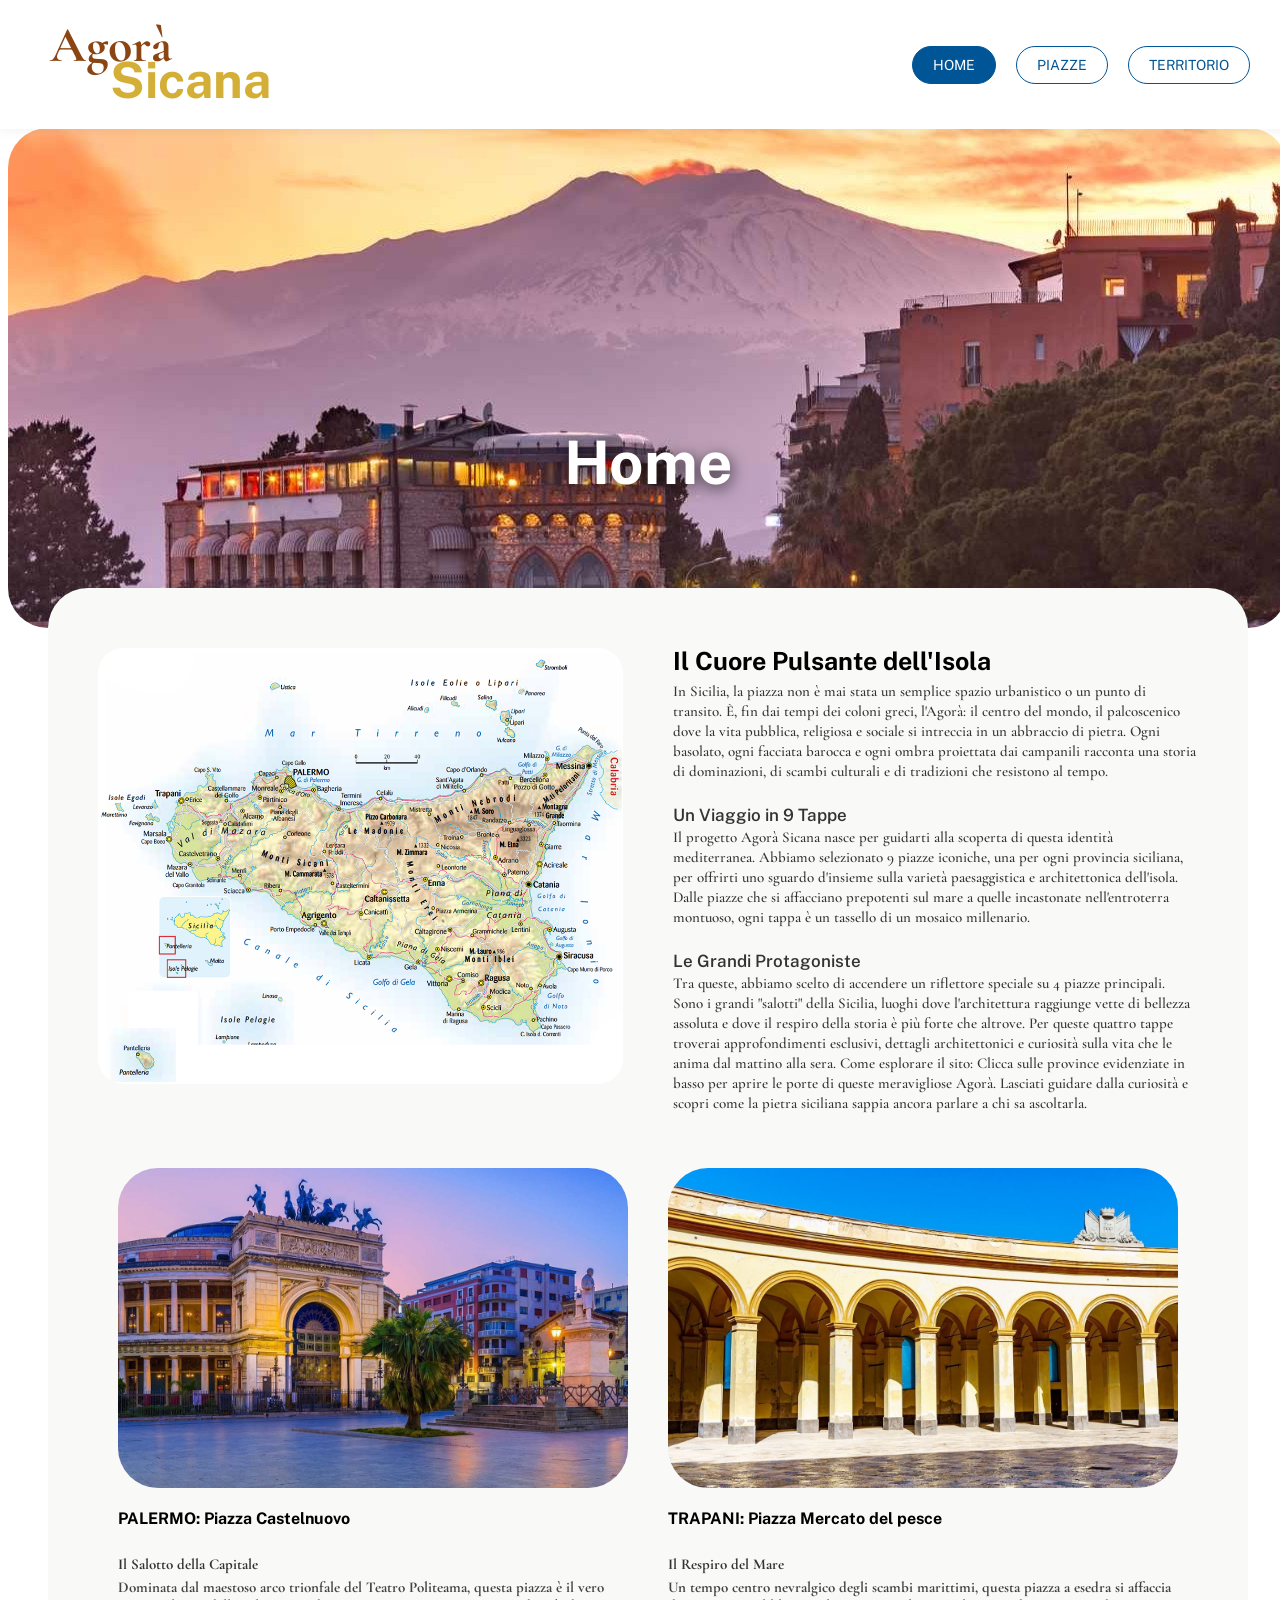
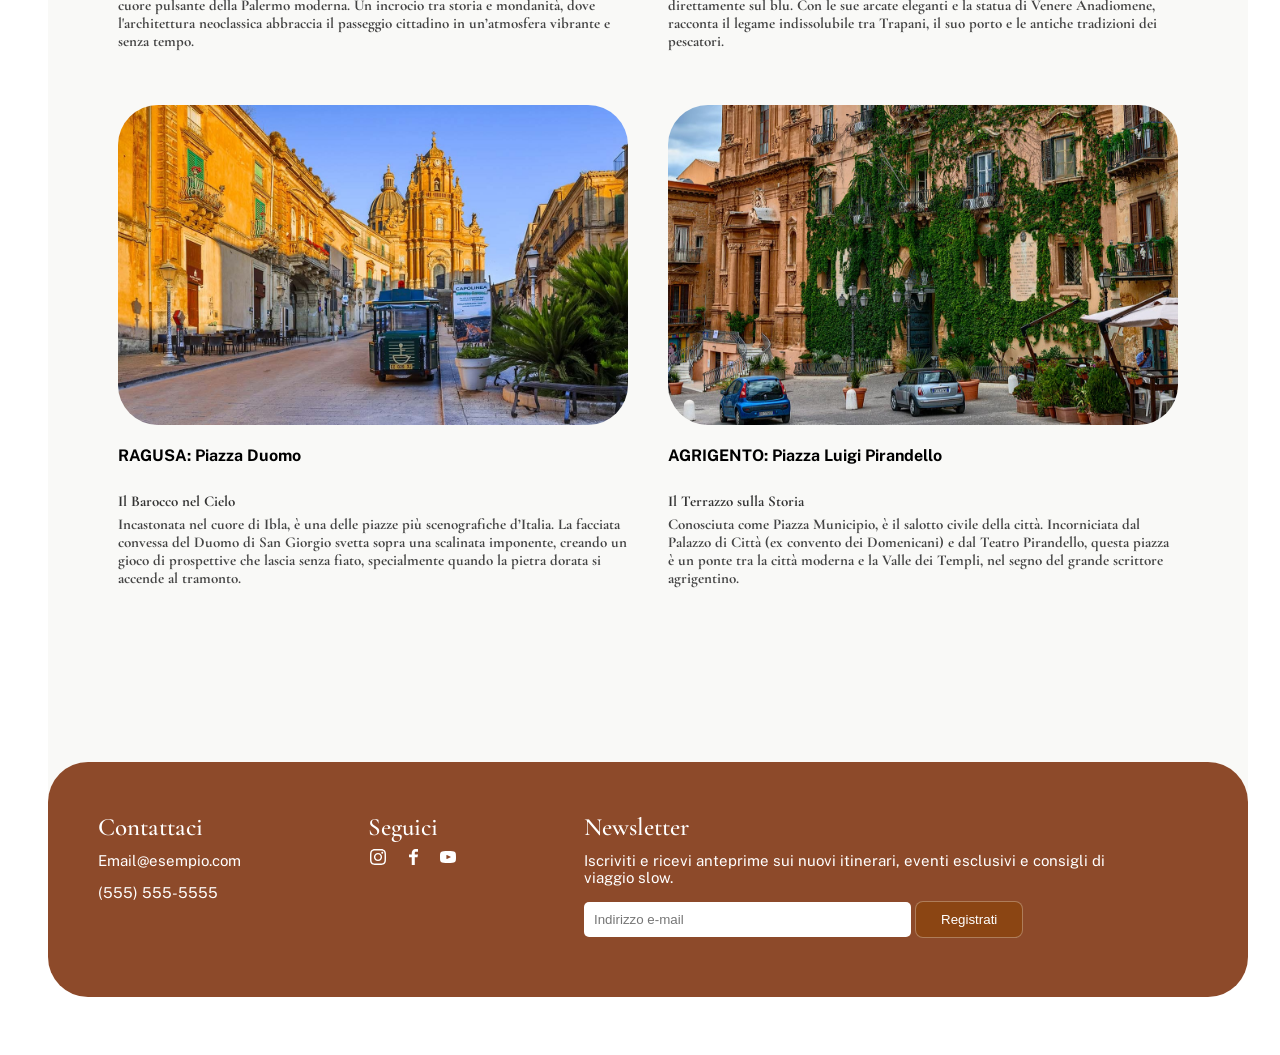
<file: index.html>
<!DOCTYPE html>
<html lang="en">
<head>
    <meta charset="UTF-8">
    <meta name="viewport" content="width=device-width, initial-scale=1.0">
    <title>Home</title>
    <link rel="stylesheet" href="style.css">
    <link rel="preconnect" href="https://fonts.googleapis.com">
    <link rel="preconnect" href="https://fonts.gstatic.com" crossorigin>
    <link href="https://fonts.googleapis.com/css2?family=Cormorant+Garamond:ital,wght@0,300;0,400;0,700;1,400&family=Public+Sans:wght@400;700&display=swap" rel="stylesheet">
</head>
<body>
    <header class="main-header">
    <div class="marchio">
        <span class="marchio-agora">Agorà</span>
        <span class="marchio-sicana">Sicana</span>
    </div>

         <div class="hamburger" onclick="toggleMenu()">
        <span></span>
        <span></span>
        <span></span>
    </div>

    <nav class="main-nav">
       <a href="index.html" class="nav-button active">HOME</a>
    <a href="piazze.html" class="nav-button">PIAZZE</a>
    <a href="territorio.html" class="nav-button">TERRITORIO</a>
    </nav>
</header>
   
    <section class="hero">
        <img src="immagini/home1.jpg" alt="panorama sicilia">
        <div class="hero-overlay">
            <h1>Home</h1>
        </div>
    </section>

    <main class="content-wrapper">
        <section class="intro-grid">
            <div class="map-box">
                <img src="immagini/mappasicilia.png" alt="mappasicilia">

            </div>
            <div class="text-box">
                <h2>Il Cuore Pulsante dell'Isola</h2>
                <p>In Sicilia, la piazza non è mai stata un semplice spazio urbanistico o un punto di transito. È, fin dai tempi dei coloni greci, l'Agorà: il centro del mondo, il palcoscenico dove la vita pubblica, religiosa e sociale si intreccia in un abbraccio di pietra. Ogni basolato, ogni facciata barocca e ogni ombra proiettata dai campanili racconta una storia di dominazioni, di scambi culturali e di tradizioni che resistono al tempo.</p>
                <h3>Un Viaggio in 9 Tappe</h3>
                <p>Il progetto Agorà Sicana nasce per guidarti alla scoperta di questa identità mediterranea. Abbiamo selezionato 9 piazze iconiche, una per ogni provincia siciliana, per offrirti uno sguardo d'insieme sulla varietà paesaggistica e architettonica dell'isola. Dalle piazze che si affacciano prepotenti sul mare a quelle incastonate nell'entroterra montuoso, ogni tappa è un tassello di un mosaico millenario.</p>
                <h3>Le Grandi Protagoniste</h3>
                <p>Tra queste, abbiamo scelto di accendere un riflettore speciale su 4 piazze principali. Sono i grandi "salotti" della Sicilia, luoghi dove l'architettura raggiunge vette di bellezza assoluta e dove il respiro della storia è più forte che altrove. Per queste quattro tappe troverai approfondimenti esclusivi, dettagli architettonici e curiosità sulla vita che le anima dal mattino alla sera.

Come esplorare il sito:
Clicca sulle province evidenziate in basso per aprire le porte di queste meravigliose Agorà. Lasciati guidare dalla curiosità e scopri come la pietra siciliana sappia ancora parlare a chi sa ascoltarla.</p>
            </div>

        </section>
        
        <section class="piazze-grid">
            <a href="palermo.html" class="piazza-card"> 
            <img src="immagini/palermo2.0.jpg" alt="Palermo">
                <div class="card-info">
                    <h4>PALERMO: Piazza Castelnuovo</h4>
                    <h5>Il Salotto della Capitale</h5>
                    <p>Dominata dal maestoso arco trionfale del Teatro Politeama, questa piazza è il vero cuore pulsante della Palermo moderna. Un incrocio tra storia e mondanità, dove l'architettura neoclassica abbraccia il passeggio cittadino in un’atmosfera vibrante e senza tempo.</p>
                </div>
            </a> 
            
            
             <a href="trapani.html" class="piazza-card"> 
            <img src="immagini/trapani2.0.jpg" alt="Trapani">
                <div class="card-info">
                    <h4>TRAPANI: Piazza Mercato del pesce</h4>
                    <h5>Il Respiro del Mare</h5>
                    <p>Un tempo centro nevralgico degli scambi marittimi, questa piazza a esedra si affaccia direttamente sul blu. Con le sue arcate eleganti e la statua di Venere Anadiomene, racconta il legame indissolubile tra Trapani, il suo porto e le antiche tradizioni dei pescatori.</p>
                </div>
            </a> 


             <a href="ragusa.html" class="piazza-card"> 
            <img src="immagini/ragusa2.0.jpg" alt="Ragusa">
                 <div class="card-info">
                    <h4>RAGUSA: Piazza Duomo</h4>
                    <h5>Il Barocco nel Cielo</h5>
                    <p>Incastonata nel cuore di Ibla, è una delle piazze più scenografiche d’Italia. La facciata convessa del Duomo di San Giorgio svetta sopra una scalinata imponente, creando un gioco di prospettive che lascia senza fiato, specialmente quando la pietra dorata si accende al tramonto.</p>
                </div>
            </a> 


            <a href="agrigento.html" class="piazza-card"> 
            <img src="immagini/agrigento2.0.jpg" alt="Agrigento">
                 <div class="card-info">
                    <h4>AGRIGENTO: Piazza Luigi Pirandello</h4>
                    <h5>Il Terrazzo sulla Storia</h5>
                    <p>Conosciuta come Piazza Municipio, è il salotto civile della città. Incorniciata dal Palazzo di Città (ex convento dei Domenicani) e dal Teatro Pirandello, questa piazza è un ponte tra la città moderna e la Valle dei Templi, nel segno del grande scrittore agrigentino.</p>
                </div>
            </a>
        </section>

    </main>

    <footer class="main-footer">
        <div class="footer-section">
            <h6>Contattaci</h6>
            <p>Email@esempio.com</p>
            <p>(555) 555-5555</p>
        </div>
        <div class="footer-section">
            <h6>Seguici</h6>
            <div class="socials">
            <a href="#"><img src="immagini/instagram.svg" alt="IG"></a> 
            <a href="#"><img src="immagini/facebook.svg" alt="FB"></a> 
            <a href="#"><img src="immagini/youtube.svg" alt="YT"></a>    
            </div>
        </div>
        <div class="footer-section">
            <h6>Newsletter</h6>
            <p>Iscriviti e ricevi anteprime sui nuovi itinerari, eventi esclusivi e consigli di viaggio slow.</p>
            <input type="email" placeholder="Indirizzo e-mail">
            <button>Registrati</button>
        </div>
    </footer>

    <script>
function toggleMenu() {
    const nav = document.querySelector('.main-nav');
    nav.classList.toggle('open');
}
</script>
    
</body>
</html>
</file>
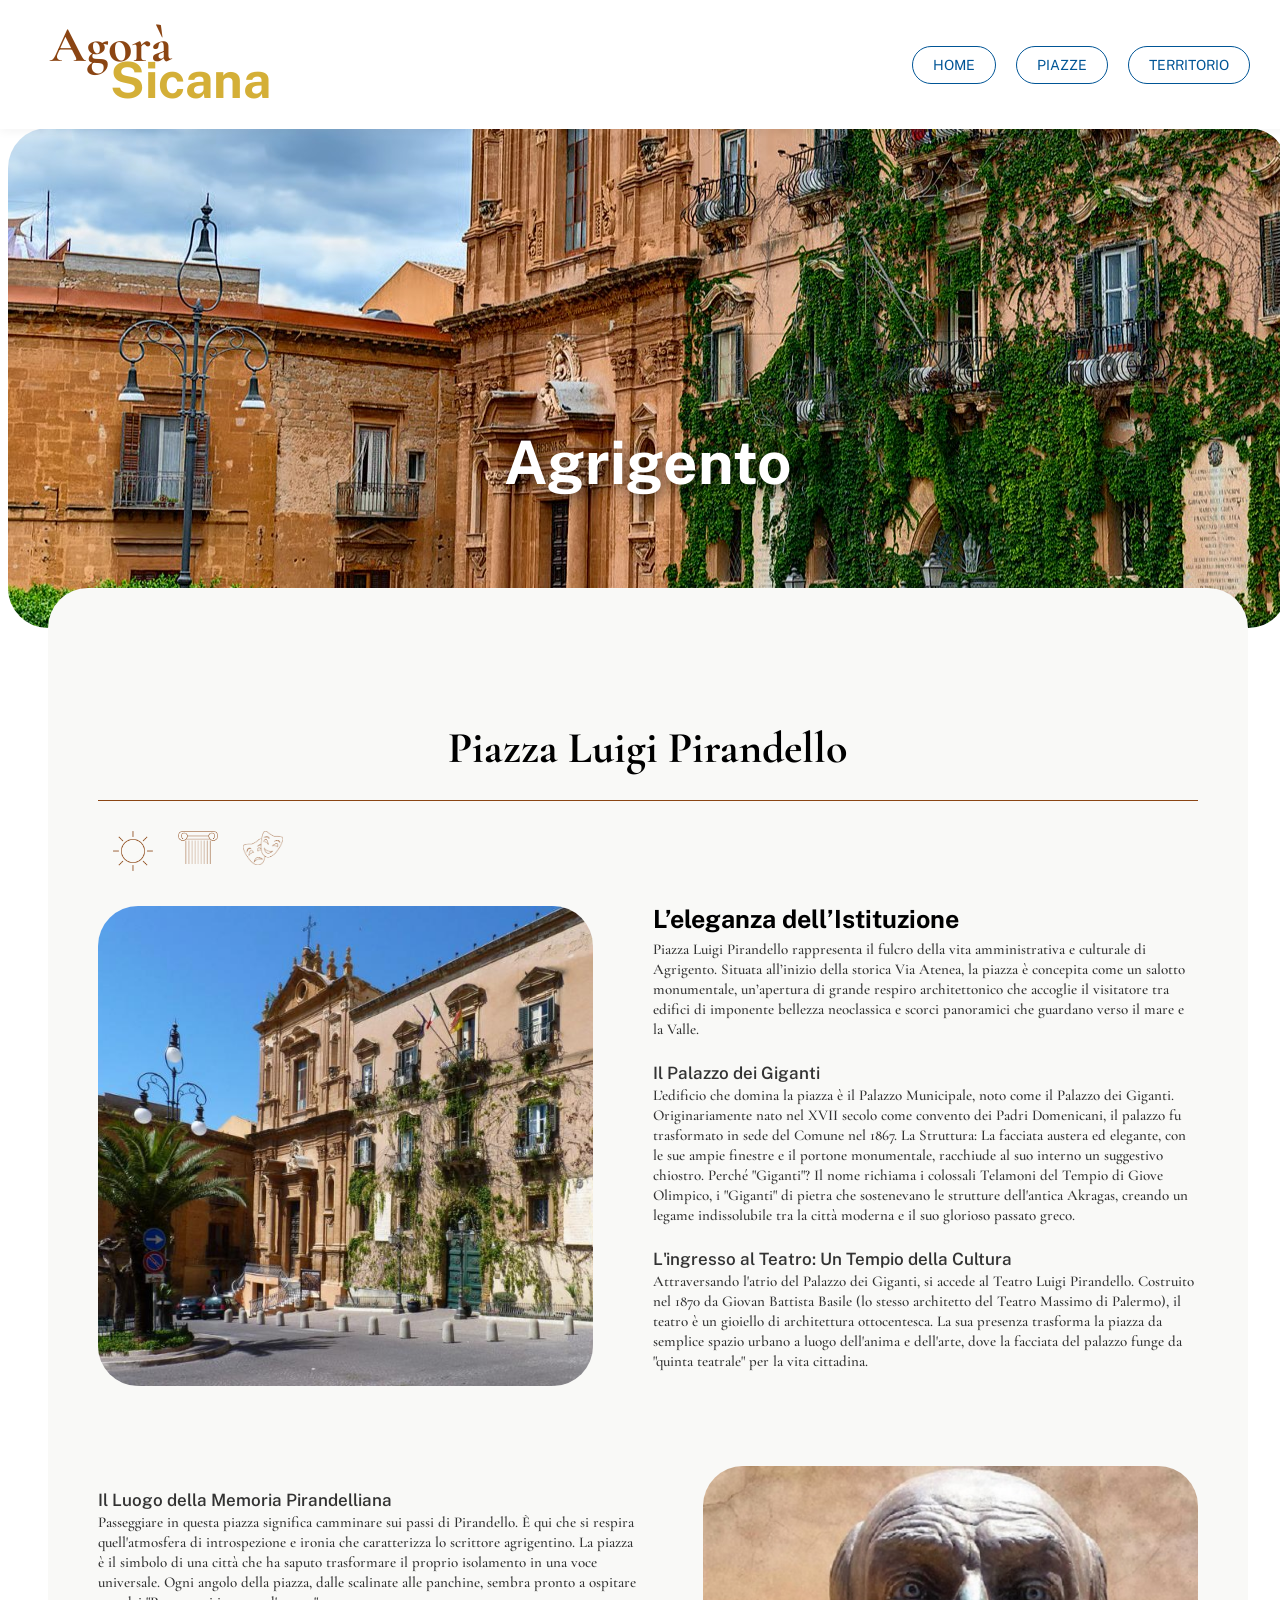
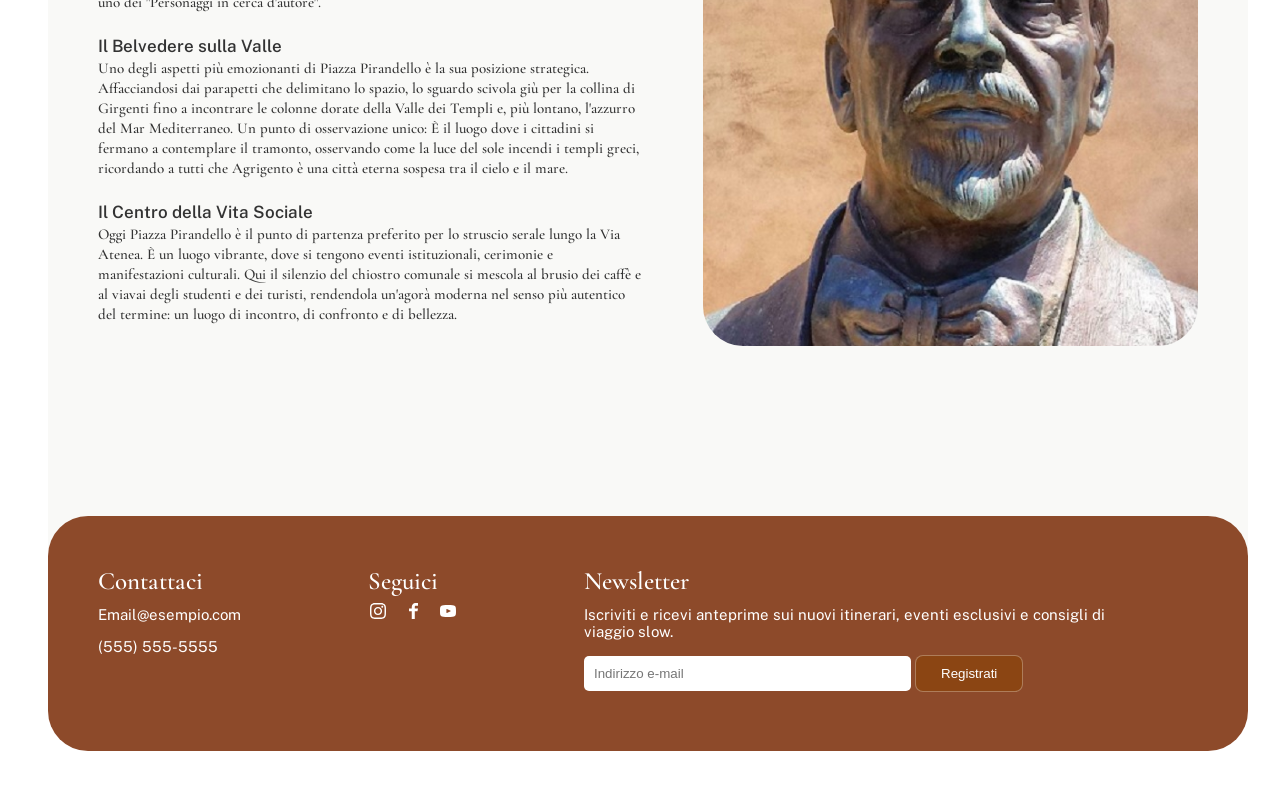
<file: agrigento.html>
<!DOCTYPE html>
<html lang="en">
<head>
    <meta charset="UTF-8">
    <meta name="viewport" content="width=device-width, initial-scale=1.0">
    <title>Agrigento</title>
    <link rel="stylesheet" href="style.css">
    <link rel="preconnect" href="https://fonts.googleapis.com">
    <link rel="preconnect" href="https://fonts.gstatic.com" crossorigin>
    <link href="https://fonts.googleapis.com/css2?family=Cormorant+Garamond:ital,wght@0,300;0,400;0,700;1,400&family=Public+Sans:wght@400;700&display=swap" rel="stylesheet">
</head>

 <header class="main-header">
    <div class="marchio">
        <span class="marchio-agora">Agorà</span>
        <span class="marchio-sicana">Sicana</span>
    </div>

     <div class="hamburger" onclick="toggleMenu()">
        <span></span>
        <span></span>
        <span></span>
    </div>

    <nav class="main-nav">
       <a href="index.html" class="nav-button">HOME</a>
    <a href="piazze.html" class="nav-button">PIAZZE</a>
    <a href="territorio.html" class="nav-button">TERRITORIO</a>
    </nav>
</header>
   
    <section class="hero">
        <img src="immagini/agrigento2.0.jpg" alt="Agrigento">
        <div class="hero-overlay">
            <h1>Agrigento</h1>
        </div>
    </section>

<main class="content-wrapper">
        <h5 class="main-title">Piazza Luigi Pirandello</h5>
    <hr class="divider">

    <div class="icons-container">
        <div class="icon-item">
            <img src="immagini/iconsole.png" alt="sole">
            <span class="tooltip">ATMOSFERA: Da qui il sole indica la strada. Affacciati dal belvedere della piazza: vedrai il sole tramontare proprio dietro la Valle dei Templi, creando una silhouette millenaria che unisce la città alta al mare.</span>
        </div>
        <div class="icon-item">
            <img src="immagini/icontemplio.png" alt="Tempio">
            <span class="tooltip">STORIA/ARTE:  Il legame è nel nome del municipio: Palazzo dei Giganti. Si chiama così perché ospita i resti dei Telamoni (i giganti di pietra) che un tempo sorreggevano l'immenso Tempio di Giove Olimpico.</span>
        </div>
        <div class="icon-item">
            <img src="immagini/iconmask.png" alt="Mask">
            <span class="tooltip">CURIOSITÀ/SPETTACOLO: L'icona della maschera qui è sovrana. La piazza ospita l'ingresso del Teatro Pirandello. Lo scrittore diceva che "la vita è una pupazzata": in questa piazza, tra il palazzo del potere e il teatro, ogni cittadino indossa la sua maschera quotidiana.</span>
        </div>
    </div>

    <section class="info-section">
        <div class="image-box">
            <img src="immagini/agrigento1.jpg" alt="Piazza">
        </div>
        <div class="text-box">
            <h2>L’eleganza dell’Istituzione</h2>
            <p>Piazza Luigi Pirandello rappresenta il fulcro della vita amministrativa e culturale di Agrigento. Situata all’inizio della storica Via Atenea, la piazza è concepita come un salotto monumentale, un’apertura di grande respiro architettonico che accoglie il visitatore tra edifici di imponente bellezza neoclassica e scorci panoramici che guardano verso il mare e la Valle.</p>
             <h3>Il Palazzo dei Giganti</h3>
             <p>L’edificio che domina la piazza è il Palazzo Municipale, noto come il Palazzo dei Giganti. Originariamente nato nel XVII secolo come convento dei Padri Domenicani, il palazzo fu trasformato in sede del Comune nel 1867.
La Struttura: La facciata austera ed elegante, con le sue ampie finestre e il portone monumentale, racchiude al suo interno un suggestivo chiostro.
Perché "Giganti"? Il nome richiama i colossali Telamoni del Tempio di Giove Olimpico, i "Giganti" di pietra che sostenevano le strutture dell'antica Akragas, creando un legame indissolubile tra la città moderna e il suo glorioso passato greco.</p>
         <h3>L'ingresso al Teatro: Un Tempio della Cultura</h3>
         <p>Attraversando l'atrio del Palazzo dei Giganti, si accede al Teatro Luigi Pirandello. Costruito nel 1870 da Giovan Battista Basile (lo stesso architetto del Teatro Massimo di Palermo), il teatro è un gioiello di architettura ottocentesca. La sua presenza trasforma la piazza da semplice spazio urbano a luogo dell'anima e dell'arte, dove la facciata del palazzo funge da "quinta teatrale" per la vita cittadina.</p>
            
        </div>
    </section>

    <section class="info-section reverse">
        <div class="text-box">
            <h3>Il Luogo della Memoria Pirandelliana</h3>
            <p>Passeggiare in questa piazza significa camminare sui passi di Pirandello. È qui che si respira quell'atmosfera di introspezione e ironia che caratterizza lo scrittore agrigentino. La piazza è il simbolo di una città che ha saputo trasformare il proprio isolamento in una voce universale. Ogni angolo della piazza, dalle scalinate alle panchine, sembra pronto a ospitare uno dei "Personaggi in cerca d'autore".</p>
            <h3>Il Belvedere sulla Valle</h3>
            <p>Uno degli aspetti più emozionanti di Piazza Pirandello è la sua posizione strategica. Affacciandosi dai parapetti che delimitano lo spazio, lo sguardo scivola giù per la collina di Girgenti fino a incontrare le colonne dorate della Valle dei Templi e, più lontano, l'azzurro del Mar Mediterraneo.
Un punto di osservazione unico: È il luogo dove i cittadini si fermano a contemplare il tramonto, osservando come la luce del sole incendi i templi greci, ricordando a tutti che Agrigento è una città eterna sospesa tra il cielo e il mare.</p>
            <h3>Il Centro della Vita Sociale</h3>
            <p>Oggi Piazza Pirandello è il punto di partenza preferito per lo struscio serale lungo la Via Atenea. È un luogo vibrante, dove si tengono eventi istituzionali, cerimonie e manifestazioni culturali. Qui il silenzio del chiostro comunale si mescola al brusio dei caffè e al viavai degli studenti e dei turisti, rendendola un'agorà moderna nel senso più autentico del termine: un luogo di incontro, di confronto e di bellezza.</p>
        </div>
        <div class="image-box">
            <img src="immagini/agrigento2.jpg" alt="Statua Pirandello">
        </div>
    </section>
</main>

    <footer class="main-footer">
        <div class="footer-section">
            <h6>Contattaci</h6>
            <p>Email@esempio.com</p>
            <p>(555) 555-5555</p>
        </div>
        <div class="footer-section">
            <h6>Seguici</h6>
            <div class="socials">
            <a href="#"><img src="immagini/instagram.svg" alt="IG"></a> 
            <a href="#"><img src="immagini/facebook.svg" alt="FB"></a> 
            <a href="#"><img src="immagini/youtube.svg" alt="YT"></a>    
            </div>
        </div>
        <div class="footer-section">
            <h6>Newsletter</h6>
            <p>Iscriviti e ricevi anteprime sui nuovi itinerari, eventi esclusivi e consigli di viaggio slow.</p>
            <input type="email" placeholder="Indirizzo e-mail">
            <button>Registrati</button>
        </div>
    </footer>

<script>
function toggleMenu() {
    const nav = document.querySelector('.main-nav');
    nav.classList.toggle('open');
}
</script>

<body>
    
</body>
</html>
</file>
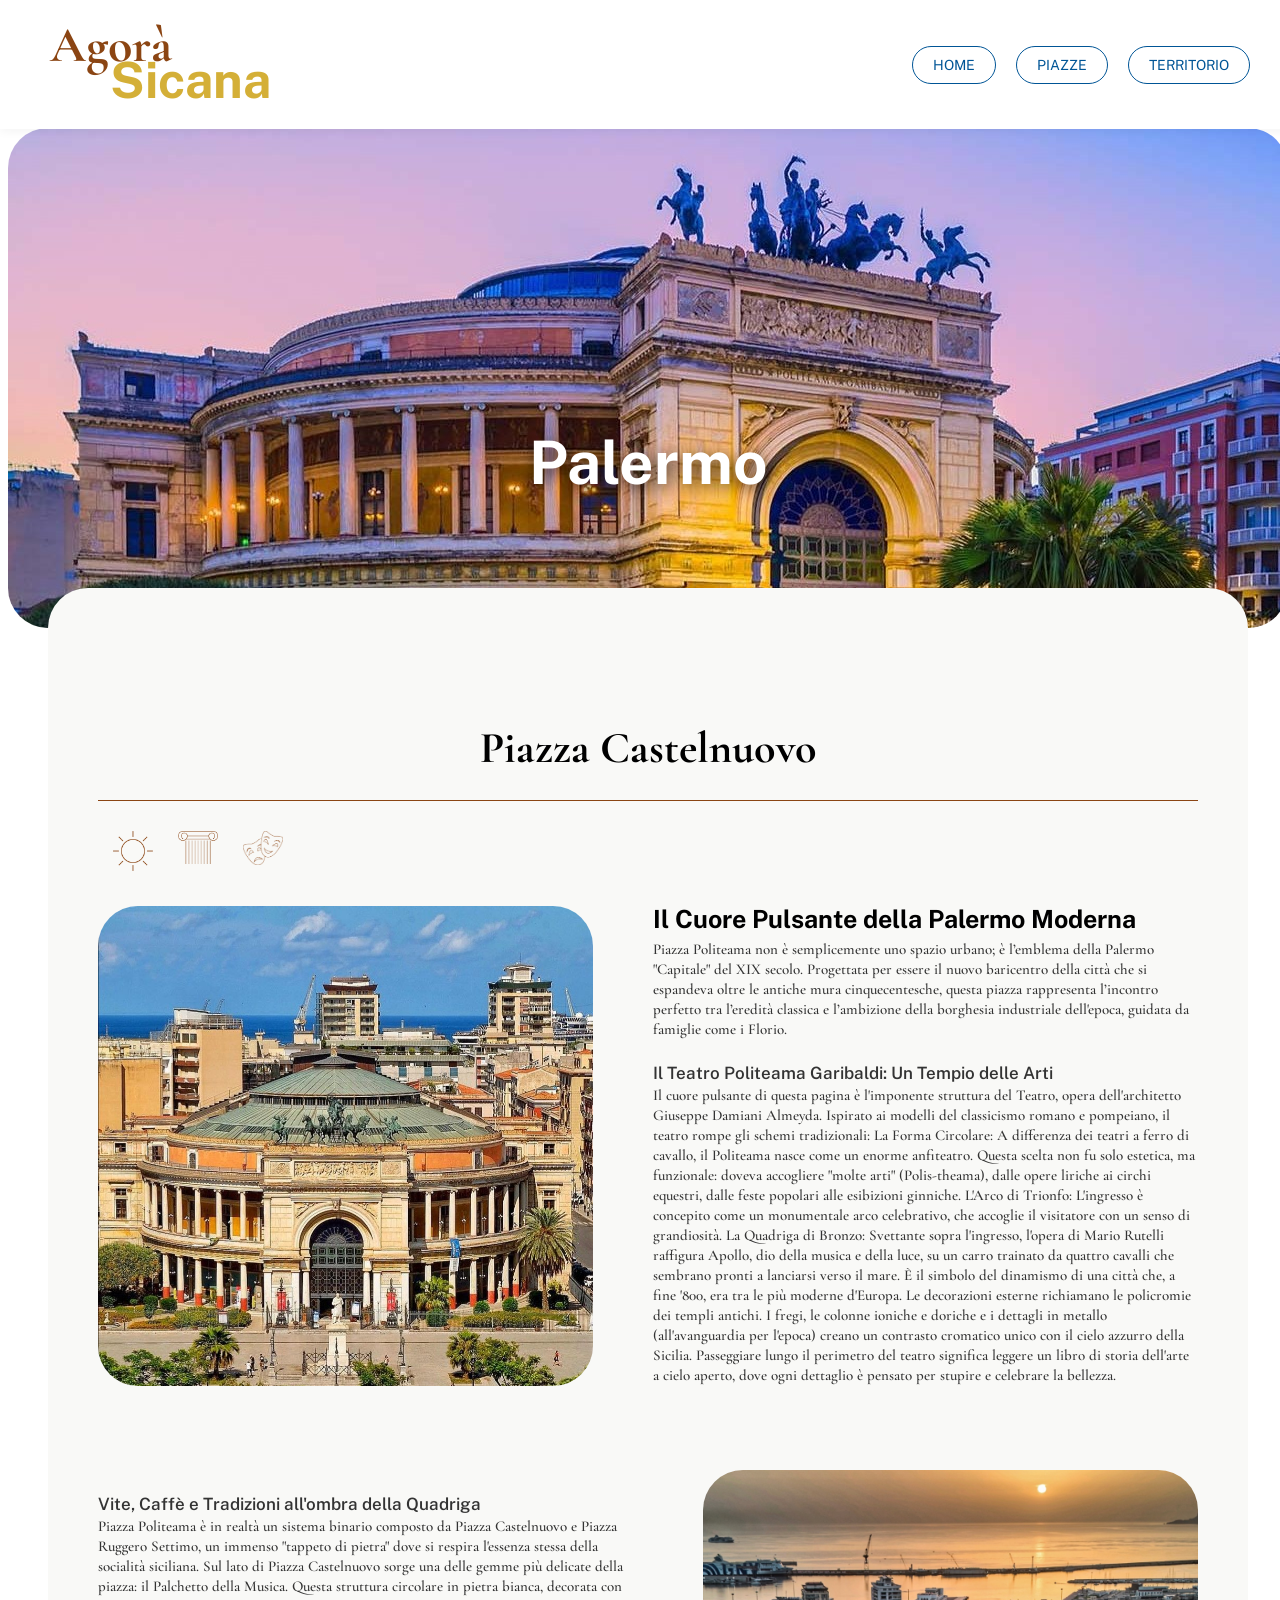
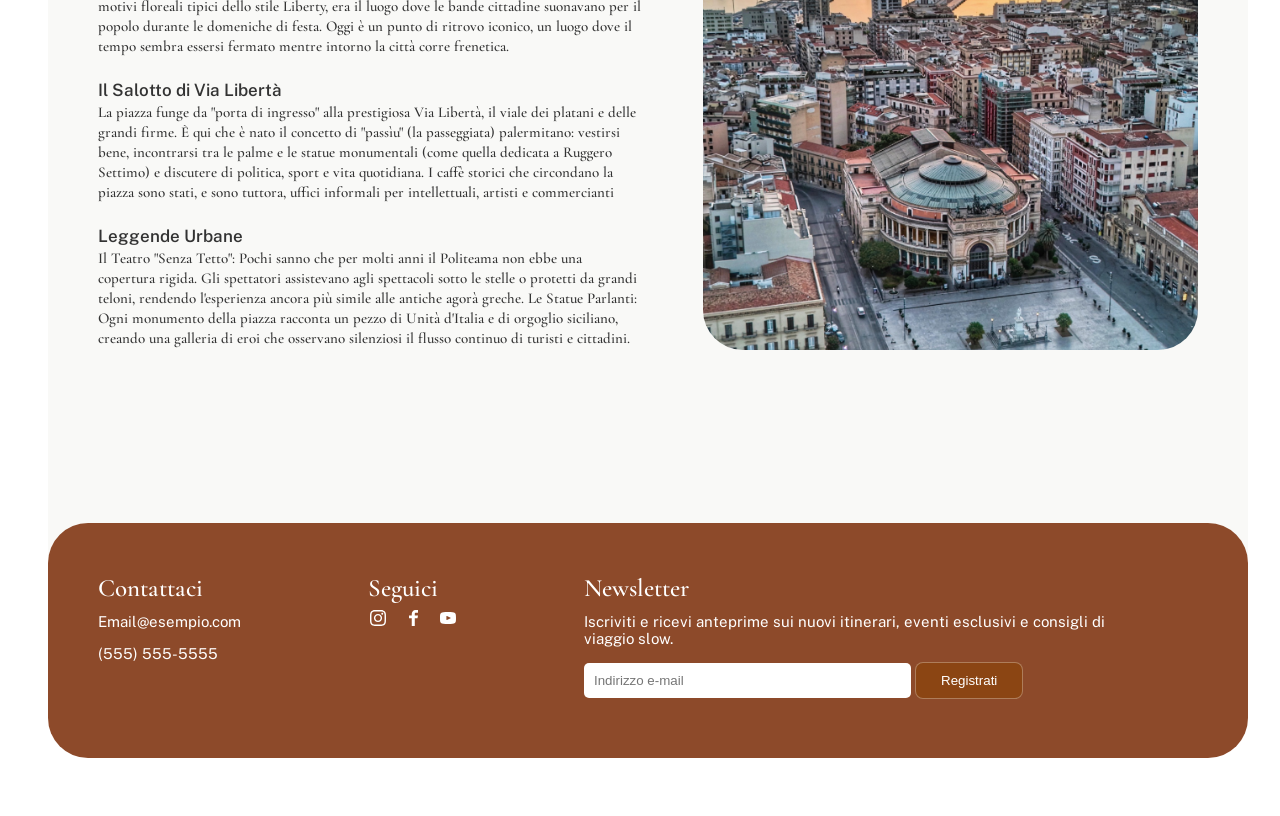
<file: palermo.html>
<!DOCTYPE html>
<html lang="en">
<head>
    <meta charset="UTF-8">
    <meta name="viewport" content="width=device-width, initial-scale=1.0">
    <title>Palermo</title>
    <link rel="stylesheet" href="style.css">
    <link rel="preconnect" href="https://fonts.googleapis.com">
    <link rel="preconnect" href="https://fonts.gstatic.com" crossorigin>
    <link href="https://fonts.googleapis.com/css2?family=Cormorant+Garamond:ital,wght@0,300;0,400;0,700;1,400&family=Public+Sans:wght@400;700&display=swap" rel="stylesheet">
</head>

 <header class="main-header">
    <div class="marchio">
        <span class="marchio-agora">Agorà</span>
        <span class="marchio-sicana">Sicana</span>
    </div>

     <div class="hamburger" onclick="toggleMenu()">
        <span></span>
        <span></span>
        <span></span>
    </div>

    <nav class="main-nav">
       <a href="index.html" class="nav-button">HOME</a>
    <a href="piazze.html" class="nav-button">PIAZZE</a>
    <a href="territorio.html" class="nav-button">TERRITORIO</a>
    </nav>
</header>
   
    <section class="hero">
        <img src="immagini/palermo2.0.jpg" alt="Palermo">
        <div class="hero-overlay">
            <h1>Palermo</h1>
        </div>
    </section>

<main class="content-wrapper">
        <h5 class="main-title">Piazza Castelnuovo</h5>
    <hr class="divider">

    <div class="icons-container">
        <div class="icon-item">
            <img src="immagini/iconsole.png" alt="sole">
            <span class="tooltip">ATMOSFERA: Il momento magico è il pomeriggio tardo. La luce del sole colpisce frontalmente la quadriga bronzea in cima al teatro, facendola brillare contro il cielo azzurro, mentre le lunghe ombre dei platani di Via Libertà iniziano a rinfrescare la piazza.</span>
        </div>
        <div class="icon-item">
            <img src="immagini/icontemplio.png" alt="Tempio">
            <span class="tooltip">STORIA/ARTE: Il Teatro Politeama è stato costruito come un "Tempio della Musica". Osserva bene le colonne: seguono rigorosamente gli ordini classici (dorico e ionico), proprio come i templi greci, ma reinterpretati con il gusto monumentale dell'Ottocento.</span>
        </div>
        <div class="icon-item">
            <img src="immagini/iconmask.png" alt="Mask">
            <span class="tooltip">CURIOSITÀ/SPETTACOLO: Sapevi che il Politeama ospitava anche spettacoli circensi? Al suo interno, prima di diventare un tempio della lirica, si tenevano gare di equitazione e acrobazie. La piazza stessa è la "maschera" della Palermo nobile di un tempo.</span>
        </div>
    </div>

    <section class="info-section">
        <div class="image-box">
            <img src="immagini/palermo2.jpg" alt="Piazza Castelnuovo Veduta">
        </div>
        <div class="text-box">
            <h2>Il Cuore Pulsante della Palermo Moderna</h2>
            <p>Piazza Politeama non è semplicemente uno spazio urbano; è l’emblema della Palermo "Capitale" del XIX secolo. Progettata per essere il nuovo baricentro della città che si espandeva oltre le antiche mura cinquecentesche, questa piazza rappresenta l’incontro perfetto tra l’eredità classica e l’ambizione della borghesia industriale dell'epoca, guidata da famiglie come i Florio.</p>
             <h3>Il Teatro Politeama Garibaldi: Un Tempio delle Arti</h3>
             <p>Il cuore pulsante di questa pagina è l'imponente struttura del Teatro, opera dell'architetto Giuseppe Damiani Almeyda. Ispirato ai modelli del classicismo romano e pompeiano, il teatro rompe gli schemi tradizionali:
La Forma Circolare: A differenza dei teatri a ferro di cavallo, il Politeama nasce come un enorme anfiteatro. Questa scelta non fu solo estetica, ma funzionale: doveva accogliere "molte arti" (Polis-theama), dalle opere liriche ai circhi equestri, dalle feste popolari alle esibizioni ginniche.
L'Arco di Trionfo: L'ingresso è concepito come un monumentale arco celebrativo, che accoglie il visitatore con un senso di grandiosità.
La Quadriga di Bronzo: Svettante sopra l'ingresso, l'opera di Mario Rutelli raffigura Apollo, dio della musica e della luce, su un carro trainato da quattro cavalli che sembrano pronti a lanciarsi verso il mare. È il simbolo del dinamismo di una città che, a fine '800, era tra le più moderne d'Europa.

Le decorazioni esterne richiamano le policromie dei templi antichi. I fregi, le colonne ioniche e doriche e i dettagli in metallo (all'avanguardia per l'epoca) creano un contrasto cromatico unico con il cielo azzurro della Sicilia. Passeggiare lungo il perimetro del teatro significa leggere un libro di storia dell'arte a cielo aperto, dove ogni dettaglio è pensato per stupire e celebrare la bellezza.</p>
            
        </div>
    </section>

    <section class="info-section reverse">
        <div class="text-box">
            <h3>Vite, Caffè e Tradizioni all'ombra della Quadriga</h3>
            <p>Piazza Politeama è in realtà un sistema binario composto da Piazza Castelnuovo e Piazza Ruggero Settimo, un immenso "tappeto di pietra" dove si respira l'essenza stessa della socialità siciliana.
Sul lato di Piazza Castelnuovo sorge una delle gemme più delicate della piazza: il Palchetto della Musica. Questa struttura circolare in pietra bianca, decorata con motivi floreali tipici dello stile Liberty, era il luogo dove le bande cittadine suonavano per il popolo durante le domeniche di festa. Oggi è un punto di ritrovo iconico, un luogo dove il tempo sembra essersi fermato mentre intorno la città corre frenetica.</p>
            <h3>Il Salotto di Via Libertà</h3>
            <p>La piazza funge da "porta di ingresso" alla prestigiosa Via Libertà, il viale dei platani e delle grandi firme. È qui che è nato il concetto di "passìu" (la passeggiata) palermitano: vestirsi bene, incontrarsi tra le palme e le statue monumentali (come quella dedicata a Ruggero Settimo) e discutere di politica, sport e vita quotidiana. I caffè storici che circondano la piazza sono stati, e sono tuttora, uffici informali per intellettuali, artisti e commercianti</p>
            <h3>Leggende Urbane</h3>
            <p>Il Teatro "Senza Tetto": Pochi sanno che per molti anni il Politeama non ebbe una copertura rigida. Gli spettatori assistevano agli spettacoli sotto le stelle o protetti da grandi teloni, rendendo l'esperienza ancora più simile alle antiche agorà greche.
Le Statue Parlanti: Ogni monumento della piazza racconta un pezzo di Unità d'Italia e di orgoglio siciliano, creando una galleria di eroi che osservano silenziosi il flusso continuo di turisti e cittadini.</p>
        </div>
        <div class="image-box">
            <img src="immagini/palermo.png" alt="Piazza Castelnuovo Dettaglio">
        </div>
    </section>
</main>

    <footer class="main-footer">
        <div class="footer-section">
            <h6>Contattaci</h6>
            <p>Email@esempio.com</p>
            <p>(555) 555-5555</p>
        </div>
        <div class="footer-section">
            <h6>Seguici</h6>
            <div class="socials">
            <a href="#"><img src="immagini/instagram.svg" alt="IG"></a> 
            <a href="#"><img src="immagini/facebook.svg" alt="FB"></a> 
            <a href="#"><img src="immagini/youtube.svg" alt="YT"></a>    
            </div>
        </div>
        <div class="footer-section">
            <h6>Newsletter</h6>
            <p>Iscriviti e ricevi anteprime sui nuovi itinerari, eventi esclusivi e consigli di viaggio slow.</p>
            <input type="email" placeholder="Indirizzo e-mail">
            <button>Registrati</button>
        </div>
    </footer>

    <script>
function toggleMenu() {
    const nav = document.querySelector('.main-nav');
    nav.classList.toggle('open');
}
</script>

<body>
    
</body>
</html>
</file>
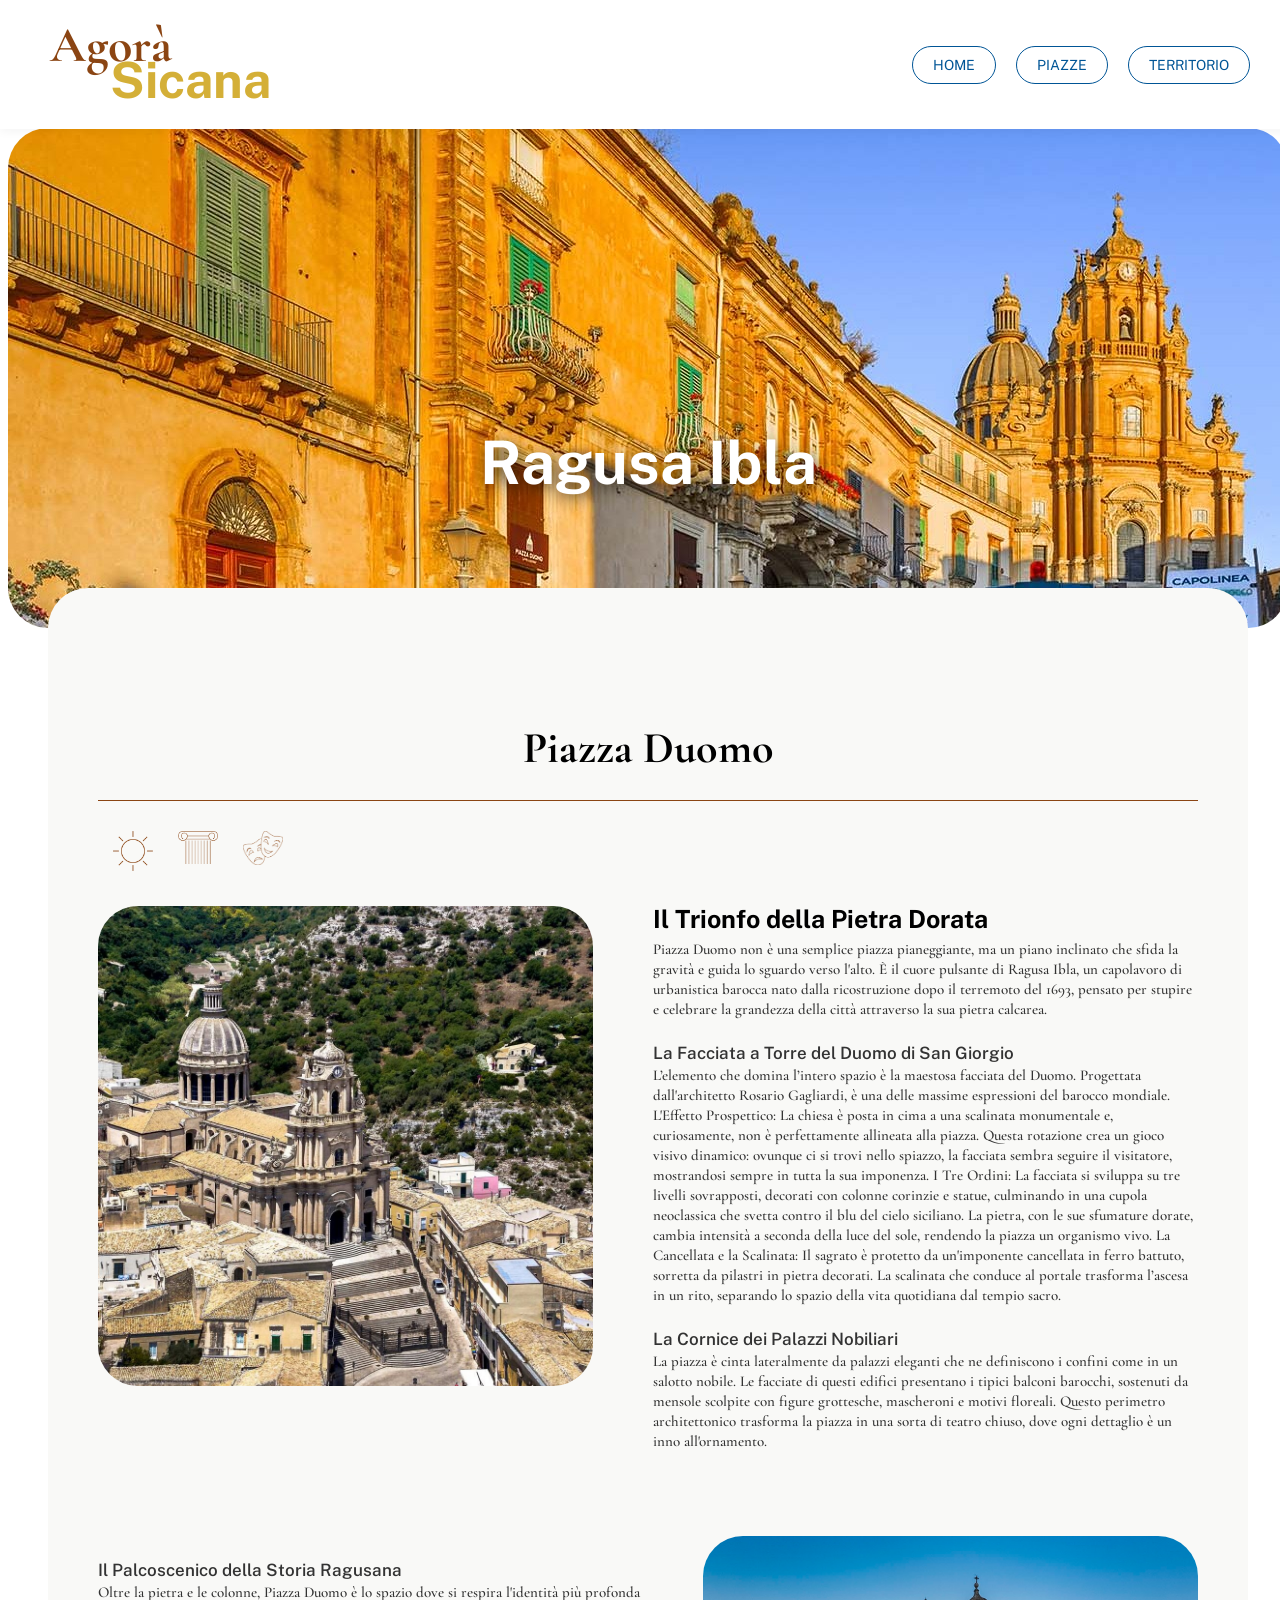
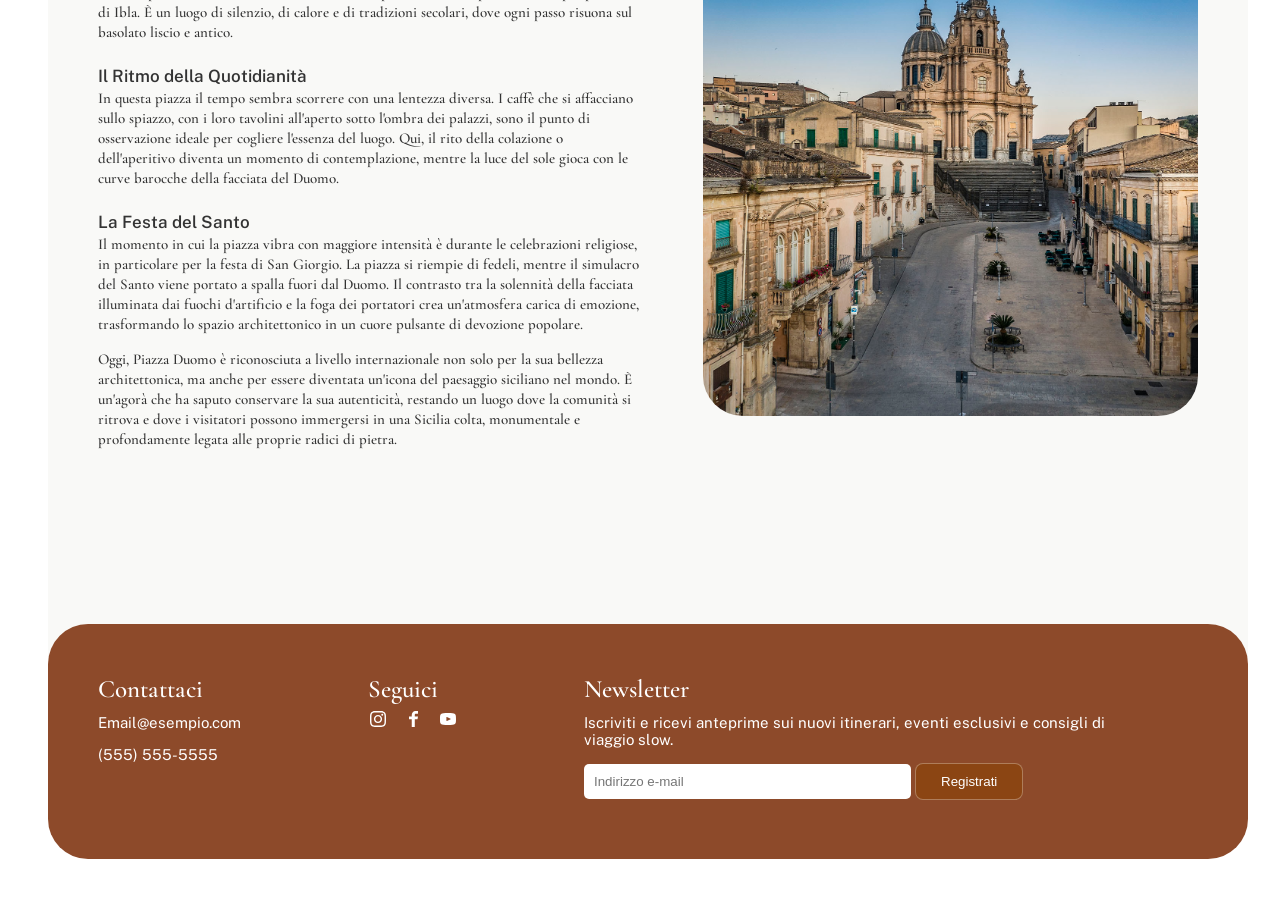
<file: ragusa.html>
<!DOCTYPE html>
<html lang="en">
<head>
    <meta charset="UTF-8">
    <meta name="viewport" content="width=device-width, initial-scale=1.0">
    <title>Ragusa</title>
    <link rel="stylesheet" href="style.css">
    <link rel="preconnect" href="https://fonts.googleapis.com">
    <link rel="preconnect" href="https://fonts.gstatic.com" crossorigin>
    <link href="https://fonts.googleapis.com/css2?family=Cormorant+Garamond:ital,wght@0,300;0,400;0,700;1,400&family=Public+Sans:wght@400;700&display=swap" rel="stylesheet">
</head>

 <header class="main-header">
    <div class="marchio">
        <span class="marchio-agora">Agorà</span>
        <span class="marchio-sicana">Sicana</span>
    </div>

      <div class="hamburger" onclick="toggleMenu()">
        <span></span>
        <span></span>
        <span></span>
    </div>

    <nav class="main-nav">
       <a href="index.html" class="nav-button">HOME</a>
    <a href="piazze.html" class="nav-button">PIAZZE</a>
    <a href="territorio.html" class="nav-button">TERRITORIO</a>
    </nav>
</header>
   
    <section class="hero">
        <img src="immagini/ragusa2.0.jpg" alt="Ragusa">
        <div class="hero-overlay">
            <h1>Ragusa Ibla</h1>
        </div>
    </section>

<main class="content-wrapper">
        <h5 class="main-title">Piazza Duomo</h5>
    <hr class="divider">

    <div class="icons-container">
        <div class="icon-item">
            <img src="immagini/iconsole.png" alt="sole">
            <span class="tooltip">ATMOSFERA: Il sole trasforma questa piazza in un gioiello. Al tramonto, la pietra calcarea locale (pietra pece) assorbe i raggi e diventa letteralmente color oro. È il fenomeno che rende il barocco di Ibla unico al mondo.</span>
        </div>
        <div class="icon-item">
            <img src="immagini/icontemplio.png" alt="Tempio">
            <span class="tooltip">STORIA/ARTE: Il Duomo di San Giorgio è il vero tempio. La sua particolarità? La cupola neoclassica, aggiunta solo nel 1820, che svetta sopra la facciata barocca creando un contrasto architettonico che sfida le epoche.</span>
        </div>
        <div class="icon-item">
            <img src="immagini/iconmask.png" alt="Mask">
            <span class="tooltip">CURIOSITÀ/SPETTACOLO: Guarda in alto verso i balconi dei palazzi che circondano la piazza. Troverai i mascheroni grotteschi: facce buffe, mostruose o beffarde scolpite sotto le ringhiere per scacciare gli spiriti maligni o deridere i passanti.</span>
        </div>
    </div>

    <section class="info-section">
        <div class="image-box">
            <img src="immagini/ragusa2.jpg" alt="Chiesa">
        </div>
        <div class="text-box">
            <h2>Il Trionfo della Pietra Dorata</h2>
            <p>Piazza Duomo non è una semplice piazza pianeggiante, ma un piano inclinato che sfida la gravità e guida lo sguardo verso l'alto. È il cuore pulsante di Ragusa Ibla, un capolavoro di urbanistica barocca nato dalla ricostruzione dopo il terremoto del 1693, pensato per stupire e celebrare la grandezza della città attraverso la sua pietra calcarea.</p>
             <h3>La Facciata a Torre del Duomo di San Giorgio</h3>
             <p>L’elemento che domina l’intero spazio è la maestosa facciata del Duomo. Progettata dall'architetto Rosario Gagliardi, è una delle massime espressioni del barocco mondiale.
L'Effetto Prospettico: La chiesa è posta in cima a una scalinata monumentale e, curiosamente, non è perfettamente allineata alla piazza. Questa rotazione crea un gioco visivo dinamico: ovunque ci si trovi nello spiazzo, la facciata sembra seguire il visitatore, mostrandosi sempre in tutta la sua imponenza.
I Tre Ordini: La facciata si sviluppa su tre livelli sovrapposti, decorati con colonne corinzie e statue, culminando in una cupola neoclassica che svetta contro il blu del cielo siciliano. La pietra, con le sue sfumature dorate, cambia intensità a seconda della luce del sole, rendendo la piazza un organismo vivo.
La Cancellata e la Scalinata: Il sagrato è protetto da un'imponente cancellata in ferro battuto, sorretta da pilastri in pietra decorati. La scalinata che conduce al portale trasforma l’ascesa in un rito, separando lo spazio della vita quotidiana dal tempio sacro.</p>
         <h3>La Cornice dei Palazzi Nobiliari</h3>
         <p>La piazza è cinta lateralmente da palazzi eleganti che ne definiscono i confini come in un salotto nobile. Le facciate di questi edifici presentano i tipici balconi barocchi, sostenuti da mensole scolpite con figure grottesche, mascheroni e motivi floreali. Questo perimetro architettonico trasforma la piazza in una sorta di teatro chiuso, dove ogni dettaglio è un inno all'ornamento.</p>
            
        </div>
    </section>

    <section class="info-section reverse">
        <div class="text-box">
            <h3>Il Palcoscenico della Storia Ragusana</h3>
            <p>Oltre la pietra e le colonne, Piazza Duomo è lo spazio dove si respira l'identità più profonda di Ibla. È un luogo di silenzio, di calore e di tradizioni secolari, dove ogni passo risuona sul basolato liscio e antico.</p>
            <h3>Il Ritmo della Quotidianità</h3>
            <p>In questa piazza il tempo sembra scorrere con una lentezza diversa. I caffè che si affacciano sullo spiazzo, con i loro tavolini all'aperto sotto l'ombra dei palazzi, sono il punto di osservazione ideale per cogliere l'essenza del luogo. Qui, il rito della colazione o dell'aperitivo diventa un momento di contemplazione, mentre la luce del sole gioca con le curve barocche della facciata del Duomo.</p>
            <h3>La Festa del Santo</h3>
            <p>Il momento in cui la piazza vibra con maggiore intensità è durante le celebrazioni religiose, in particolare per la festa di San Giorgio. La piazza si riempie di fedeli, mentre il simulacro del Santo viene portato a spalla fuori dal Duomo. Il contrasto tra la solennità della facciata illuminata dai fuochi d'artificio e la foga dei portatori crea un'atmosfera carica di emozione, trasformando lo spazio architettonico in un cuore pulsante di devozione popolare.</p>
            <p>Oggi, Piazza Duomo è riconosciuta a livello internazionale non solo per la sua bellezza architettonica, ma anche per essere diventata un'icona del paesaggio siciliano nel mondo. È un'agorà che ha saputo conservare la sua autenticità, restando un luogo dove la comunità si ritrova e dove i visitatori possono immergersi in una Sicilia colta, monumentale e profondamente legata alle proprie radici di pietra.</p>
        </div>
        <div class="image-box">
            <img src="immagini/ragusa3.jpg" alt="Ragusa alto">
        </div>
    </section>
</main>

    <footer class="main-footer">
        <div class="footer-section">
            <h6>Contattaci</h6>
            <p>Email@esempio.com</p>
            <p>(555) 555-5555</p>
        </div>
        <div class="footer-section">
            <h6>Seguici</h6>
            <div class="socials">
            <a href="#"><img src="immagini/instagram.svg" alt="IG"></a> 
            <a href="#"><img src="immagini/facebook.svg" alt="FB"></a> 
            <a href="#"><img src="immagini/youtube.svg" alt="YT"></a>    
            </div>
        </div>
        <div class="footer-section">
            <h6>Newsletter</h6>
            <p>Iscriviti e ricevi anteprime sui nuovi itinerari, eventi esclusivi e consigli di viaggio slow.</p>
            <input type="email" placeholder="Indirizzo e-mail">
            <button>Registrati</button>
        </div>
    </footer>

     <script>
function toggleMenu() {
    const nav = document.querySelector('.main-nav');
    nav.classList.toggle('open');
}
</script>

<body>
    
</body>
</html>
</file>
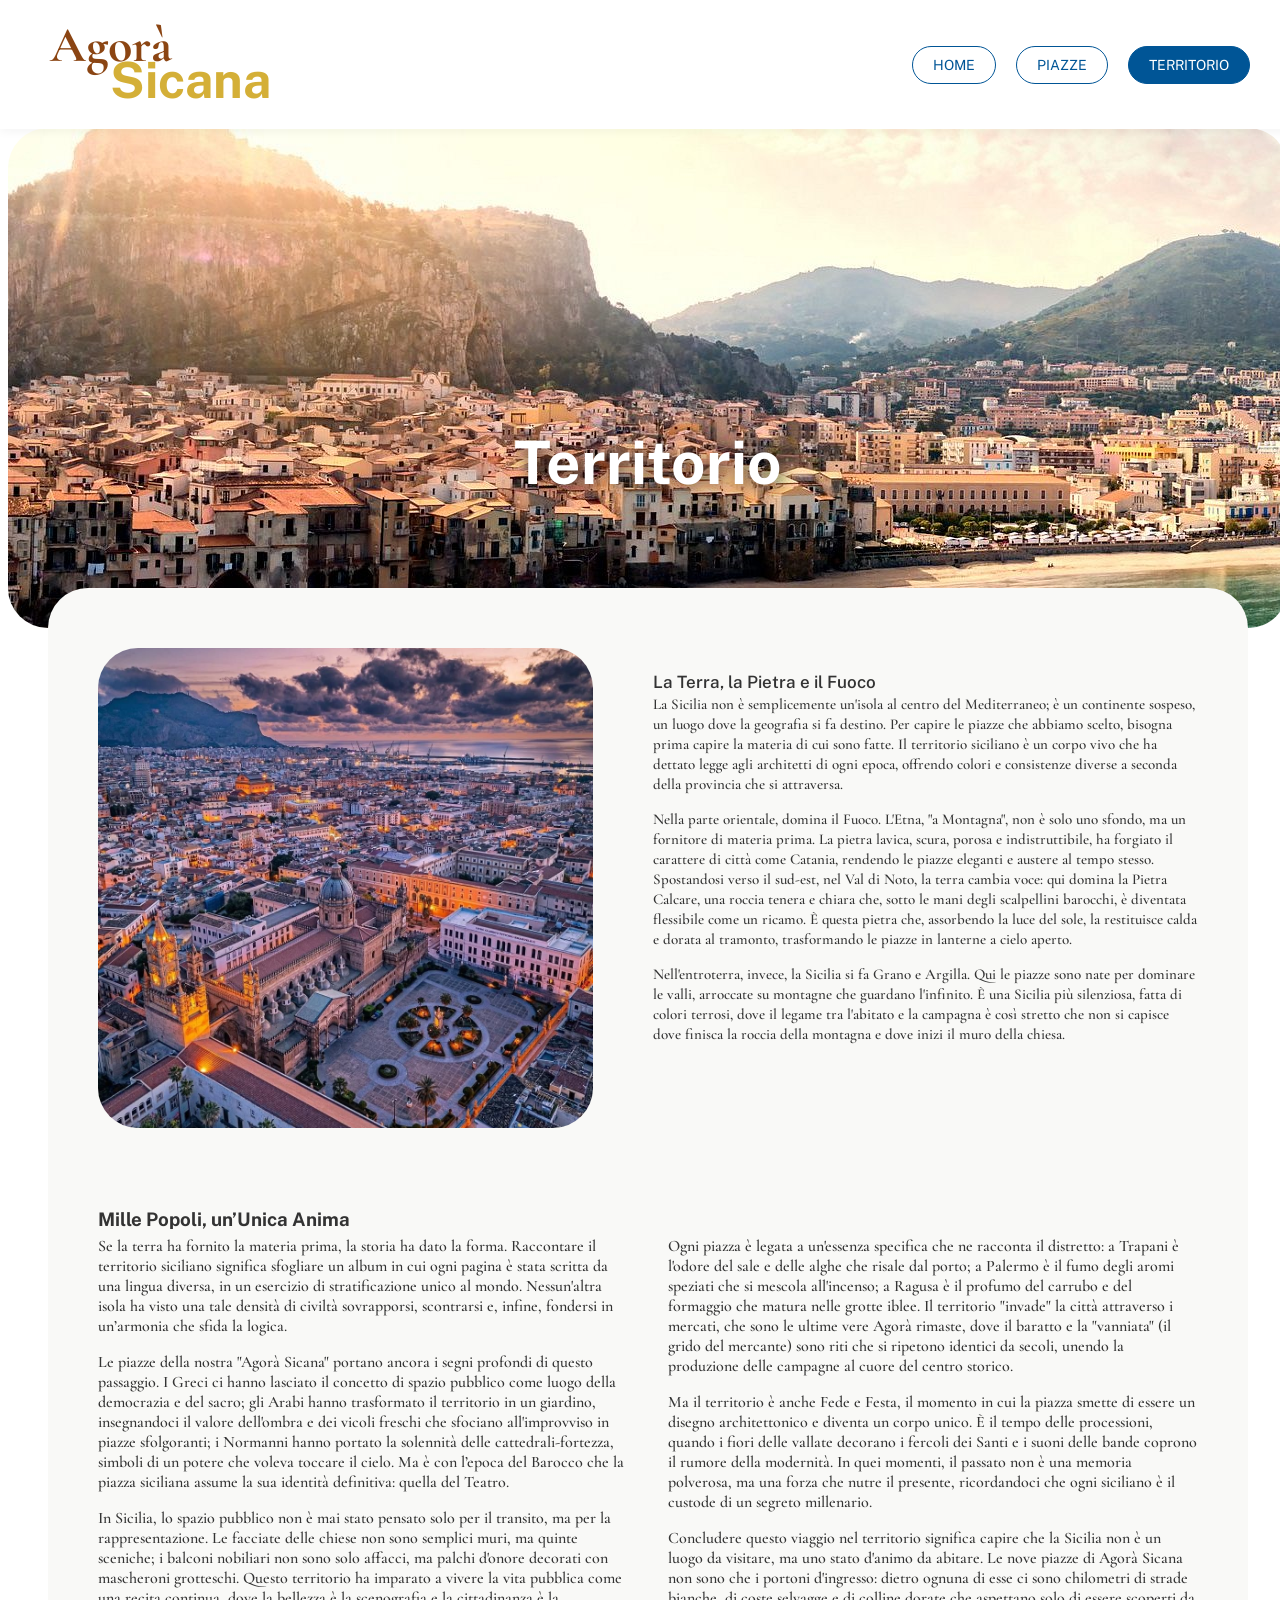
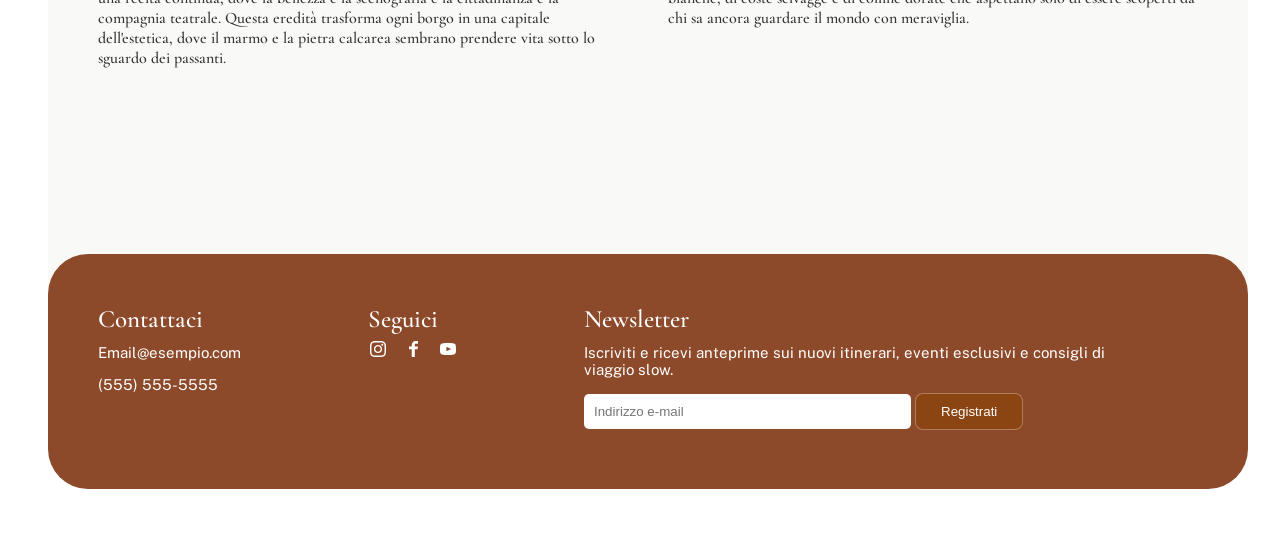
<file: territorio.html>
<!DOCTYPE html>
<html lang="en">
<head>
    <meta charset="UTF-8">
    <meta name="viewport" content="width=device-width, initial-scale=1.0">
    <title>Territorio</title>
    <link rel="stylesheet" href="style.css">
    <link rel="preconnect" href="https://fonts.googleapis.com">
    <link rel="preconnect" href="https://fonts.gstatic.com" crossorigin>
    <link href="https://fonts.googleapis.com/css2?family=Cormorant+Garamond:ital,wght@0,300;0,400;0,700;1,400&family=Public+Sans:wght@400;700&display=swap" rel="stylesheet">
</head>
<body>
    <header class="main-header">
    <div class="marchio">
        <span class="marchio-agora">Agorà</span>
        <span class="marchio-sicana">Sicana</span>
    </div>

         <div class="hamburger" onclick="toggleMenu()">
        <span></span>
        <span></span>
        <span></span>
    </div>

    <nav class="main-nav">
       <a href="index.html" class="nav-button">HOME</a>
    <a href="piazze.html" class="nav-button">PIAZZE</a>
    <a href="territorio.html" class="nav-button active">TERRITORIO</a>
    </nav>
</header>
   
    <section class="hero">
        <img src="immagini/territoriotestata.jpg" alt="territoriotestata">
        <div class="hero-overlay">
            <h1>Territorio</h1>
        </div>
    </section>

    <main class="content-wrapper">
        <section class="info-section">
            <div class="image-box">
                <img src="immagini/territoriomain.jpg" alt="La Terra">
            </div>
            <div class="text-box">
                <h3>La Terra, la Pietra e il Fuoco</h3>
                <p>La Sicilia non è semplicemente un'isola al centro del Mediterraneo; è un continente sospeso, un luogo dove la geografia si fa destino. Per capire le piazze che abbiamo scelto, bisogna prima capire la materia di cui sono fatte. Il territorio siciliano è un corpo vivo che ha dettato legge agli architetti di ogni epoca, offrendo colori e consistenze diverse a seconda della provincia che si attraversa.</p>
                <p>Nella parte orientale, domina il Fuoco. L'Etna, "a Montagna", non è solo uno sfondo, ma un fornitore di materia prima. La pietra lavica, scura, porosa e indistruttibile, ha forgiato il carattere di città come Catania, rendendo le piazze eleganti e austere al tempo stesso. Spostandosi verso il sud-est, nel Val di Noto, la terra cambia voce: qui domina la Pietra Calcare, una roccia tenera e chiara che, sotto le mani degli scalpellini barocchi, è diventata flessibile come un ricamo. È questa pietra che, assorbendo la luce del sole, la restituisce calda e dorata al tramonto, trasformando le piazze in lanterne a cielo aperto.</p>
                <p>Nell'entroterra, invece, la Sicilia si fa Grano e Argilla. Qui le piazze sono nate per dominare le valli, arroccate su montagne che guardano l'infinito. È una Sicilia più silenziosa, fatta di colori terrosi, dove il legame tra l'abitato e la campagna è così stretto che non si capisce dove finisca la roccia della montagna e dove inizi il muro della chiesa.</p>
            </div>
        </section>
        
            <section class="full-text-section">
                <h3>Mille Popoli, un’Unica Anima</h3>
            <div class="column-text">
                <div class="col-left">
                    <p>Se la terra ha fornito la materia prima, la storia ha dato la forma. Raccontare il territorio siciliano significa sfogliare un album in cui ogni pagina è stata scritta da una lingua diversa, in un esercizio di stratificazione unico al mondo. Nessun'altra isola ha visto una tale densità di civiltà sovrapporsi, scontrarsi e, infine, fondersi in un’armonia che sfida la logica.</p>
                    <p>Le piazze della nostra "Agorà Sicana" portano ancora i segni profondi di questo passaggio. I Greci ci hanno lasciato il concetto di spazio pubblico come luogo della democrazia e del sacro; gli Arabi hanno trasformato il territorio in un giardino, insegnandoci il valore dell'ombra e dei vicoli freschi che sfociano all'improvviso in piazze sfolgoranti; i Normanni hanno portato la solennità delle cattedrali-fortezza, simboli di un potere che voleva toccare il cielo. Ma è con l’epoca del Barocco che la piazza siciliana assume la sua identità definitiva: quella del Teatro.</p>
                    <p>In Sicilia, lo spazio pubblico non è mai stato pensato solo per il transito, ma per la rappresentazione. Le facciate delle chiese non sono semplici muri, ma quinte sceniche; i balconi nobiliari non sono solo affacci, ma palchi d'onore decorati con mascheroni grotteschi. Questo territorio ha imparato a vivere la vita pubblica come una recita continua, dove la bellezza è la scenografia e la cittadinanza è la compagnia teatrale. Questa eredità trasforma ogni borgo in una capitale dell'estetica, dove il marmo e la pietra calcarea sembrano prendere vita sotto lo sguardo dei passanti.</p>

                </div>

                <div class="col-right">
                    <p>Ogni piazza è legata a un'essenza specifica che ne racconta il distretto: a Trapani è l'odore del sale e delle alghe che risale dal porto; a Palermo è il fumo degli aromi speziati che si mescola all'incenso; a Ragusa è il profumo del carrubo e del formaggio che matura nelle grotte iblee. Il territorio "invade" la città attraverso i mercati, che sono le ultime vere Agorà rimaste, dove il baratto e la "vanniata" (il grido del mercante) sono riti che si ripetono identici da secoli, unendo la produzione delle campagne al cuore del centro storico.</p>
                    <p>Ma il territorio è anche Fede e Festa, il momento in cui la piazza smette di essere un disegno architettonico e diventa un corpo unico. È il tempo delle processioni, quando i fiori delle vallate decorano i fercoli dei Santi e i suoni delle bande coprono il rumore della modernità. In quei momenti, il passato non è una memoria polverosa, ma una forza che nutre il presente, ricordandoci che ogni siciliano è il custode di un segreto millenario.</p>
                    <p>Concludere questo viaggio nel territorio significa capire che la Sicilia non è un luogo da visitare, ma uno stato d'animo da abitare. Le nove piazze di Agorà Sicana non sono che i portoni d'ingresso: dietro ognuna di esse ci sono chilometri di strade bianche, di coste selvagge e di colline dorate che aspettano solo di essere scoperti da chi sa ancora guardare il mondo con meraviglia.</p>
                </div>
            </section>

            

                
    </main>



    <footer class="main-footer">
        <div class="footer-section">
            <h6>Contattaci</h6>
            <p>Email@esempio.com</p>
            <p>(555) 555-5555</p>
        </div>
        <div class="footer-section">
            <h6>Seguici</h6>
            <div class="socials">
            <a href="#"><img src="immagini/instagram.svg" alt="IG"></a> 
            <a href="#"><img src="immagini/facebook.svg" alt="FB"></a> 
            <a href="#"><img src="immagini/youtube.svg" alt="YT"></a>    
            </div>
        </div>
        <div class="footer-section">
            <h6>Newsletter</h6>
            <p>Iscriviti e ricevi anteprime sui nuovi itinerari, eventi esclusivi e consigli di viaggio slow.</p>
            <input type="email" placeholder="Indirizzo e-mail">
            <button>Registrati</button>
        </div>
    </footer>

    <script>
function toggleMenu() {
    const nav = document.querySelector('.main-nav');
    nav.classList.toggle('open');
}
</script>
    
</body>
</html>
</file>
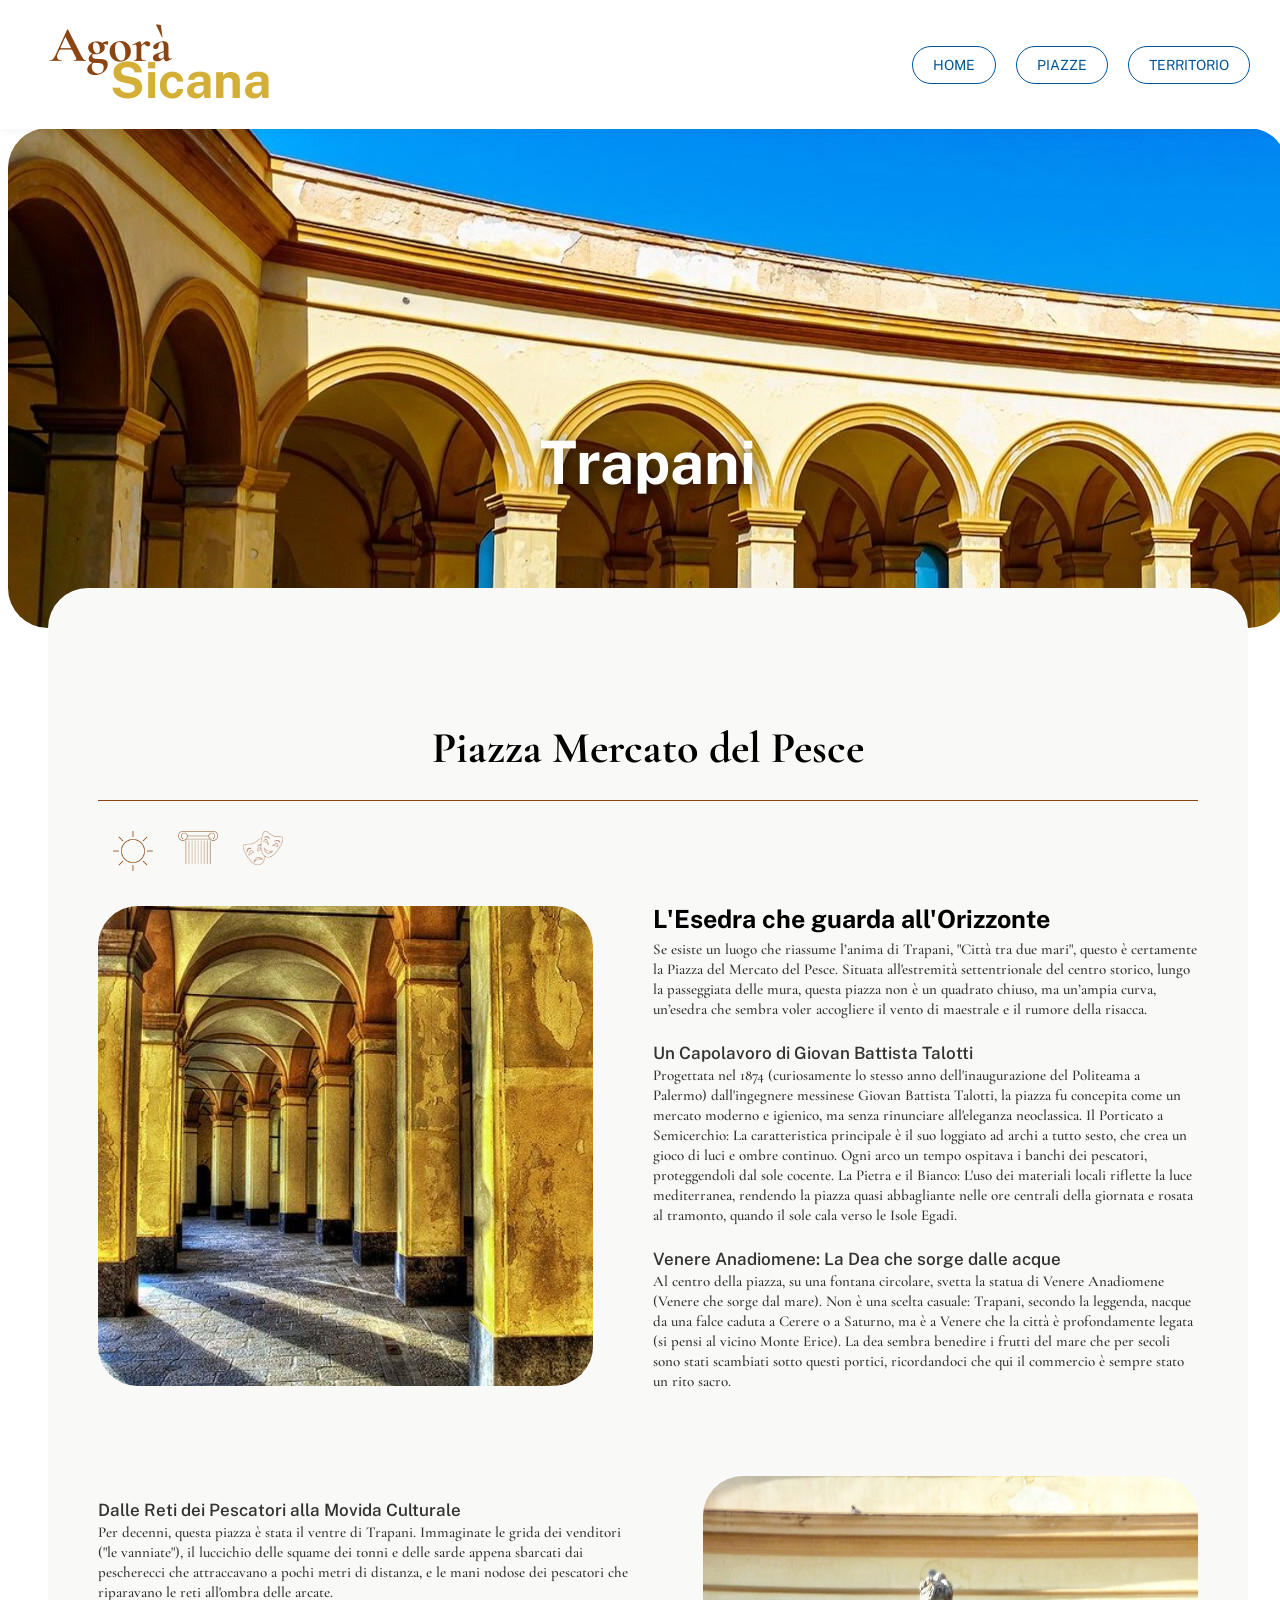
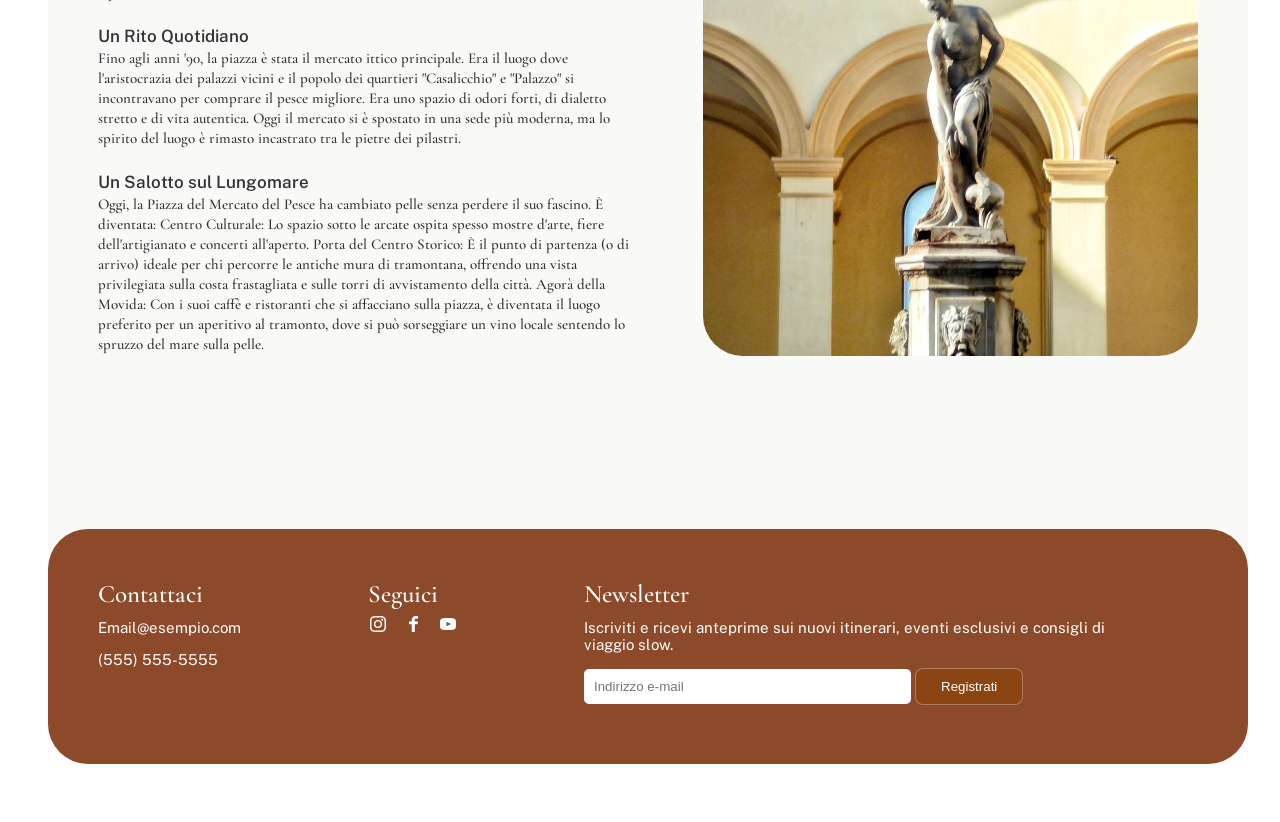
<file: trapani.html>
<!DOCTYPE html>
<html lang="en">
<head>
    <meta charset="UTF-8">
    <meta name="viewport" content="width=device-width, initial-scale=1.0">
    <title>Trapani</title>
    <link rel="stylesheet" href="style.css">
    <link rel="preconnect" href="https://fonts.googleapis.com">
    <link rel="preconnect" href="https://fonts.gstatic.com" crossorigin>
    <link href="https://fonts.googleapis.com/css2?family=Cormorant+Garamond:ital,wght@0,300;0,400;0,700;1,400&family=Public+Sans:wght@400;700&display=swap" rel="stylesheet">
</head>

 <header class="main-header">
    <div class="marchio">
        <span class="marchio-agora">Agorà</span>
        <span class="marchio-sicana">Sicana</span>
    </div>

      <div class="hamburger" onclick="toggleMenu()">
        <span></span>
        <span></span>
        <span></span>
    </div>

    <nav class="main-nav">
       <a href="index.html" class="nav-button">HOME</a>
    <a href="piazze.html" class="nav-button">PIAZZE</a>
    <a href="territorio.html" class="nav-button">TERRITORIO</a>
    </nav>
</header>
   
    <section class="hero">
        <img src="immagini/trapani2.0.jpg" alt="Trapani">
        <div class="hero-overlay">
            <h1>Trapani</h1>
        </div>
    </section>

<main class="content-wrapper">
        <h5 class="main-title">Piazza Mercato del Pesce</h5>
    <hr class="divider">

    <div class="icons-container">
        <div class="icon-item">
            <img src="immagini/iconsole.png" alt="sole">
            <span class="tooltip">ATMOSFERA: Qui il sole non è solo luce, è vita. L'ora migliore è l'alba, quando i primi raggi colpiscono le arcate e il mare di fronte è calmo. È il momento in cui i pescatori un tempo tornavano con il pescato fresco, rendendo la piazza un'esplosione di energia.</span>
        </div>
        <div class="icon-item">
            <img src="immagini/icontemplio.png" alt="Tempio">
            <span class="tooltip">STORIA/ARTE: Il "tempio" qui è la statua di Venere Anadiomene al centro della fontana. Rappresenta il legame sacro di Trapani con il mito: la dea che sorge dalle acque protegge la piazza e i naviganti da millenni.</span>
        </div>
        <div class="icon-item">
            <img src="immagini/iconmask.png" alt="Mask">
            <span class="tooltip">CURIOSITÀ/SPETTACOLO: La maschera di questa piazza è quella del venditore ambulante. Le "vanniate" (le urla dei mercanti) erano vere e proprie performance teatrali spontanee per attirare i clienti sotto i portici.</span>
        </div>
    </div>

    <section class="info-section">
        <div class="image-box">
            <img src="immagini/trapani1.jpg" alt="Piazza dettaglio">
        </div>
        <div class="text-box">
            <h2>L'Esedra che guarda all'Orizzonte</h2>
            <p>Se esiste un luogo che riassume l’anima di Trapani, "Città tra due mari", questo è certamente la Piazza del Mercato del Pesce. Situata all'estremità settentrionale del centro storico, lungo la passeggiata delle mura, questa piazza non è un quadrato chiuso, ma un’ampia curva, un’esedra che sembra voler accogliere il vento di maestrale e il rumore della risacca.</p>
             <h3>Un Capolavoro di Giovan Battista Talotti</h3>
             <p>Progettata nel 1874 (curiosamente lo stesso anno dell'inaugurazione del Politeama a Palermo) dall'ingegnere messinese Giovan Battista Talotti, la piazza fu concepita come un mercato moderno e igienico, ma senza rinunciare all'eleganza neoclassica.
Il Porticato a Semicerchio: La caratteristica principale è il suo loggiato ad archi a tutto sesto, che crea un gioco di luci e ombre continuo. Ogni arco un tempo ospitava i banchi dei pescatori, proteggendoli dal sole cocente.
La Pietra e il Bianco: L'uso dei materiali locali riflette la luce mediterranea, rendendo la piazza quasi abbagliante nelle ore centrali della giornata e rosata al tramonto, quando il sole cala verso le Isole Egadi.</p>
         <h3>Venere Anadiomene: La Dea che sorge dalle acque</h3>
         <p>Al centro della piazza, su una fontana circolare, svetta la statua di Venere Anadiomene (Venere che sorge dal mare). Non è una scelta casuale: Trapani, secondo la leggenda, nacque da una falce caduta a Cerere o a Saturno, ma è a Venere che la città è profondamente legata (si pensi al vicino Monte Erice). La dea sembra benedire i frutti del mare che per secoli sono stati scambiati sotto questi portici, ricordandoci che qui il commercio è sempre stato un rito sacro.</p>
            
        </div>
    </section>

    <section class="info-section reverse">
        <div class="text-box">
            <h3>Dalle Reti dei Pescatori alla Movida Culturale</h3>
            <p>Per decenni, questa piazza è stata il ventre di Trapani. Immaginate le grida dei venditori ("le vanniate"), il luccichio delle squame dei tonni e delle sarde appena sbarcati dai pescherecci che attraccavano a pochi metri di distanza, e le mani nodose dei pescatori che riparavano le reti all'ombra delle arcate.</p>
            <h3>Un Rito Quotidiano</h3>
            <p>Fino agli anni '90, la piazza è stata il mercato ittico principale. Era il luogo dove l'aristocrazia dei palazzi vicini e il popolo dei quartieri "Casalicchio" e "Palazzo" si incontravano per comprare il pesce migliore. Era uno spazio di odori forti, di dialetto stretto e di vita autentica. Oggi il mercato si è spostato in una sede più moderna, ma lo spirito del luogo è rimasto incastrato tra le pietre dei pilastri.</p>
            <h3>Un Salotto sul Lungomare</h3>
            <p>Oggi, la Piazza del Mercato del Pesce ha cambiato pelle senza perdere il suo fascino. È diventata:
Centro Culturale: Lo spazio sotto le arcate ospita spesso mostre d'arte, fiere dell'artigianato e concerti all'aperto.
Porta del Centro Storico: È il punto di partenza (o di arrivo) ideale per chi percorre le antiche mura di tramontana, offrendo una vista privilegiata sulla costa frastagliata e sulle torri di avvistamento della città.
Agorà della Movida: Con i suoi caffè e ristoranti che si affacciano sulla piazza, è diventata il luogo preferito per un aperitivo al tramonto, dove si può sorseggiare un vino locale sentendo lo spruzzo del mare sulla pelle.</p>
        </div>
        <div class="image-box">
            <img src="immagini/trapani.jpg" alt="Statua">
        </div>
    </section>
</main>

    <footer class="main-footer">
        <div class="footer-section">
            <h6>Contattaci</h6>
            <p>Email@esempio.com</p>
            <p>(555) 555-5555</p>
        </div>
        <div class="footer-section">
            <h6>Seguici</h6>
            <div class="socials">
            <a href="#"><img src="immagini/instagram.svg" alt="IG"></a> 
            <a href="#"><img src="immagini/facebook.svg" alt="FB"></a> 
            <a href="#"><img src="immagini/youtube.svg" alt="YT"></a>    
            </div>
        </div>
        <div class="footer-section">
            <h6>Newsletter</h6>
            <p>Iscriviti e ricevi anteprime sui nuovi itinerari, eventi esclusivi e consigli di viaggio slow.</p>
            <input type="email" placeholder="Indirizzo e-mail">
            <button>Registrati</button>
        </div>
    </footer>

    <script>
function toggleMenu() {
    const nav = document.querySelector('.main-nav');
    nav.classList.toggle('open');
}
</script>

<body>
    
</body>
</html>
</file>
<file: style.css>
body {
    background-color: #ffffff;
    color: #333;
}

html, body {
    max-width: 100%;
    overflow-x: hidden;
}

body::-webkit-scrollbar {
    display: none;
}

html, body {
    width: 100%;
    overflow-x: hidden; 
}

h1, h2, h3, h4, .main-nav a {
    font-family: 'Public Sans', sans-serif;
    font-weight: 700;
}

body, p, .card-info p, h5, h6 {
    font-family: 'Cormorant Garamond', serif;
    font-weight: 550;
}

body::-webkit-scrollbar {
    display: none;
}

.main-header {
    display: flex; 
    justify-content: space-between;
    align-items: center;
    position: fixed;
    top: 0;
    left: 0;
    width: 100%;
    background-color:#ffffff;
    z-index: 1000;
    padding: 20px 50px;
    box-shadow: 0 2px 10px rgba(0,0,0,0.05); 
}

.main-nav {
    display: flex;
    gap: 20px; 
    padding-right: 80px;
}

.main-nav a {
    text-decoration: none;
    color: #005596; 
    padding: 10px 20px; 
    border-radius: 50px; 
    font-weight: lighter;
    font-size: 14px;
    transition: all 0.3s ease; 
    background-color: transparent;
    border: 1px solid #005596;
}

.main-nav a:hover {
    background-color: #005596; 
    color: white;  
    box-shadow: 0 4px 10px rgba(0, 123, 255, 0.3);
}

.nav-button.active {
    background-color: #005596;
    color: white;
}

.marchio-agora { 
    color: #8B4513; 
    font-size: 50px;
    font-family: 'Cormorant Garamond', serif; 
    font-weight: bold;
    display: block;
    line-height: 1;
}
.marchio-sicana { 
    color: #D4AF37; 
    font-size: 50px; 
    font-family: 'Public Sans', sans-serif;
    font-weight: bold;
    margin-left: 60px;
    display: block;
    margin-top: -20px;
    }

.hero::-webkit-scrollbar {
    display: none;
}

.hero {
    max-width: 1400px; 
    width: 100%;
    margin: 20px auto; 
    border-radius: 40px; 
    position: relative;
    overflow: hidden;
    height: 500px;
    background-color: #000;
    margin-top: 120px;
}

.hero-img {
    width: 100%;
    height: 100%;
    object-fit: cover;
    object-position: center 50%; 
    display: block;
}
.hero-overlay {
   position: absolute;
    bottom: 80px;
    left: 50%;
    transform: translateX(-50%);
    text-align: center;
    width: 100%;
}
.hero-overlay h1 {
    color: white;
    font-size: 60px;
    font-weight: bold;
    text-transform: none; 
    font-variant: normal;
    text-shadow: 2px 4px 15px rgba(0,0,0,0.7);
    }
    

.content-wrapper {
    max-width: 1100px;
    margin: -60px auto 0; 
    background: #F9F9F7; 
    border-radius: 40px 40px 0 0;
    padding: 60px 50px 20px 50px;
    position: relative;
    z-index: 1;
}

.intro-grid {
    display: grid;
    grid-template-columns: 1fr 1fr;
    gap: 50px;
    margin-bottom: 50px;
    align-items: flex-start;
}

.map-box img { 
    width: 100%; 
    border-radius: 25px; 
}
.text-box h2 { 
    margin-top: 0;
    padding-top: 0;
    color: #000000; 
    margin-bottom: -10px; 
    font-size: 25px;
    line-height: 1.1;
    font-weight: 700; 
}
.text-box h3 {
    margin-bottom: -20px;
    font-size: 17px; 
    font-weight: 550;
    line-height: 2;
}

.text-box p {
    font-family: 'Cormorant Garamond', serif;
    font-size: 15px;
    line-height: 20px;
    margin-bottom: 5px;
    color: #333;
}


.piazze-grid { 
    padding: 0 20px;
    display: grid;
    grid-template-columns: 1fr 1fr;
    gap: 50px 40px;
    max-width: 1100px;
    margin: 40px auto 200px;
    align-items: start;
}

.piazza-card {
    width: 100%; 
    max-width: 100%;
    display: flex;
    flex-direction: column;
    text-decoration: none;
    color: inherit;       
    transition: all 0.4s ease;
}

.piazza-card:hover {
    transform: translateY(-10px);
}

.piazza-card:hover img {
    filter: brightness(1.1);
    box-shadow: 0 15px 30px rgba(0,0,0,0.2);
}


.piazza-card img {
    width: 100%;
    height: 320px;
    object-fit: cover;
    border-radius: 40px;
    display: block;
}

.card-info h4 {
    font-weight: 700;
    font-size: 16px;
    margin-bottom: 0px;
    line-height: 1.3;
    color: #000;
}

.card-info h5 {
    font-size: 15px;
    font-weight: bold;
    line-height: 1.2;
    margin-bottom: -10px;

}

.card-info p { 
    font-size: 15px;
    font-weight: bolder; 
    color: #444; 
    line-height: 18px;
    margin-bottom: 5px;
}



.main-footer {
    background: #8d4a2a;
    color: white;
    padding: 50px;
    display: flex;
    justify-content: space-between;
    align-items: flex-start;            
    max-width: 1200px;     
    margin: 0 auto 50px;      
    border-radius: 40px 40px 40px 40px; 
    box-sizing: border-box;
    margin-top: -50px;
    position: relative;
    z-index: 999;
}
.socials {
    display: flex;
    gap: 15px; 
    align-items: center;
    margin-top: 10px;
}

.footer-section h6{
    font-size: 25px;
    margin-top: 0;
    margin-bottom: -5px;
}

.footer-section p {
    font-family: 'Public Sans', sans-serif;
    font-size: 15px;
    font-weight: lighter;
    width: 90%;
}

.footer-section input { 
    padding: 10px; 
    border-radius: 5px; 
    border: none; 
    width: 50%;
    margin-bottom: 10px;
}

.footer-section button { 
    background: #8B4513; 
    color: white; 
    border: 1px solid rgba(255,255,255,0.3);
    padding: 10px 25px; 
    border-radius: 8px; 
    cursor: pointer;
    transition: 0.3s;
}



.piazze-grid-mini {
    display: grid;
    grid-template-columns: repeat(3, 1fr);
    gap: 40px 25px; 
    max-width: 1100px;
    margin: 60px auto;
    padding: 0 20px;
    margin: 40px auto 200px;
}

.piazza-card-no {
    width: 100%;
    display: block;
}

.piazza-card-no:hover img {
    filter: brightness(0.8);
    transition: filter 0.3s ease; 
    cursor: default;
}

.piazza-card-no img {
    width: 100%;
    aspect-ratio: 1 / 1; 
    object-fit: cover; 
    border-radius: 45px;
    display: block;
    margin-bottom: 15px;
}



.main-title {
    font-size: 44px;
    font-weight: 700;
    text-align: center;
    color: #000;
    margin-bottom: 25px;
}

.divider {
    border: 0;
    border-top: 1px solid #8B4513;
    margin-bottom: 60px;
    width: 100%;
}


.image-box {
    position: relative;
}

.icons-container {
    display: flex;
    gap: 15px;
    margin-top: -35px; 
    margin-bottom: 25px;
    padding-left: 10px;
    position: relative;
    z-index: 20;
}

.icon-item {
    position: relative;
    cursor: pointer;
}

.icon-item img {
    width: 40px;
    height: auto;
    background: transparent;
    padding: 5px;
    transition: transform 0.3s ease;
}

.tooltip {
    visibility: hidden;
    width: 160px;
    background-color: #8B4513;
    color: #fff;
    text-align: center;
    border-radius: 8px;
    padding: 10px;
    position: absolute;
    z-index: 30;
    bottom: 125%;
    left: 50%;
    transform: translateX(-50%);
    opacity: 0;
    transition: opacity 0.3s;
    font-size: 12px;
    font-family: 'Public Sans', sans-serif;
    pointer-events: none;
}

.tooltip::after {
    content: "";
    position: absolute;
    top: 100%;
    left: 50%;
    margin-left: -5px;
    border-width: 5px;
    border-style: solid;
    border-color: #333 transparent transparent transparent;
}

.icon-item:hover .tooltip {
    visibility: visible;
    opacity: 1;
}

.icon-item:hover img {
    transform: scale(1.2);
    background: white;
}


.info-section {
    display: grid;
    grid-template-columns: 1fr 1.1fr;
    gap: 60px;
    margin-bottom: 80px;
    align-items: flex-start;
}

.info-section.reverse {
    grid-template-columns: 1.1fr 1fr;
    margin: 40px auto 200px;
}

.info-section.reverse .image-box {
    grid-column: 2;
}

.info-section.reverse .text-box {
    grid-column: 1;
    grid-row: 1;
}

.image-box img {
    width: 100%;
    height: 480px; 
    object-fit: cover;
    border-radius: 40px; 
    display: block;
}

.column-text {
    display: grid;
    grid-template-columns: 1fr 1fr;
    gap: 40px;
    font-family: 'Cormorant Garamond', serif;
    margin-bottom: -20;
    margin: 40px auto 200px;
}

.full-text-section h3 {
    margin-bottom: -50px; 
}

@media (max-width: 768px) {
    
    
    .main-header {
        display: flex;
        flex-direction: row;
        justify-content: space-between;
        align-items: center;
        padding: 10px 25px; 
        height: 100px;
        box-sizing: border-box;
    }

    .marchio-agora { 
        font-size: 28px; 
        text-align: left; 
    }
    .marchio-sicana { 
        font-size: 28px; 
        margin-left: 30px; 
        margin-top: -10px; 
        text-align: left;
    }

    .hamburger {
        display: flex;
        flex-direction: column;
        justify-content: space-between;
        width: 30px;
        height: 18px;
        cursor: pointer;
        z-index: 1100;
        margin-right: 10px;
    }

    .hamburger span {
        display: block;
        width: 100%;
        height: 3px;
        background-color: #005596;
        border-radius: 3px;
    }

   .main-nav {
        display: none; 
        flex-direction: column;
        position: absolute;
        top: 90px; 
        left: 0;
        width: 100%;
        background-color: white;
        padding: 20px; 
        gap: 15px;
        box-sizing: border-box; 
        box-shadow: 0 10px 20px rgba(0,0,0,0.1);
        z-index: 1000;
    }

    .main-nav.open {
        display: flex;
    }

    .hero {
        margin-top: 90px; 
        height: 350px;
        margin-left: 15px;
        margin-right: 15px;
        width: auto;
    }

    .content-wrapper {
        padding: 40px 20px;
        margin: -40px 15px 0 15px;
        width: auto;
    }

    .intro-grid, .piazze-grid, .info-section, .info-section.reverse {
        grid-template-columns: 1fr;
        display: flex;
        flex-direction: column;
        gap: 20px;
        margin-bottom: 40px;
    }

    .info-section.reverse .image-box { order: 1; }
    .info-section.reverse .text-box { order: 2; }

    .piazza-card img, .image-box img, .map-box img {
        aspect-ratio: 1 / 1;
        height: auto;
        object-fit: cover;
    }

    .column-text {
        display: block;
        width: 100%;
        padding: 0 10px; 
        margin: 20px 0; 
    }


   .main-footer {
        flex-direction: column;
        align-items: flex-start;
        text-align: left;
        padding: 40px 25px;
        margin: 20px 15px;
        width: auto;
    }

    .footer-section {
        width: 100%;
        margin-bottom: 25px;
    }

    .footer-section h6 {
        font-size: 22px;
        margin-bottom: 10px;
    }

    .footer-section p {
        width: 100%;
        margin-left: 0;
        font-size: 14px;
    }

    .socials {
        justify-content: flex-start;
        margin-top: 15px;
    }

    .piazza-card img, .image-box img, .map-box img {
        aspect-ratio: 1 / 1;
        object-fit: cover;
        width: 100%;
        height: auto;
        border-radius: 30px;
        margin-bottom: 15px;
    }

    .text-box {
        padding: 0 5px;
    }
}
</file>
